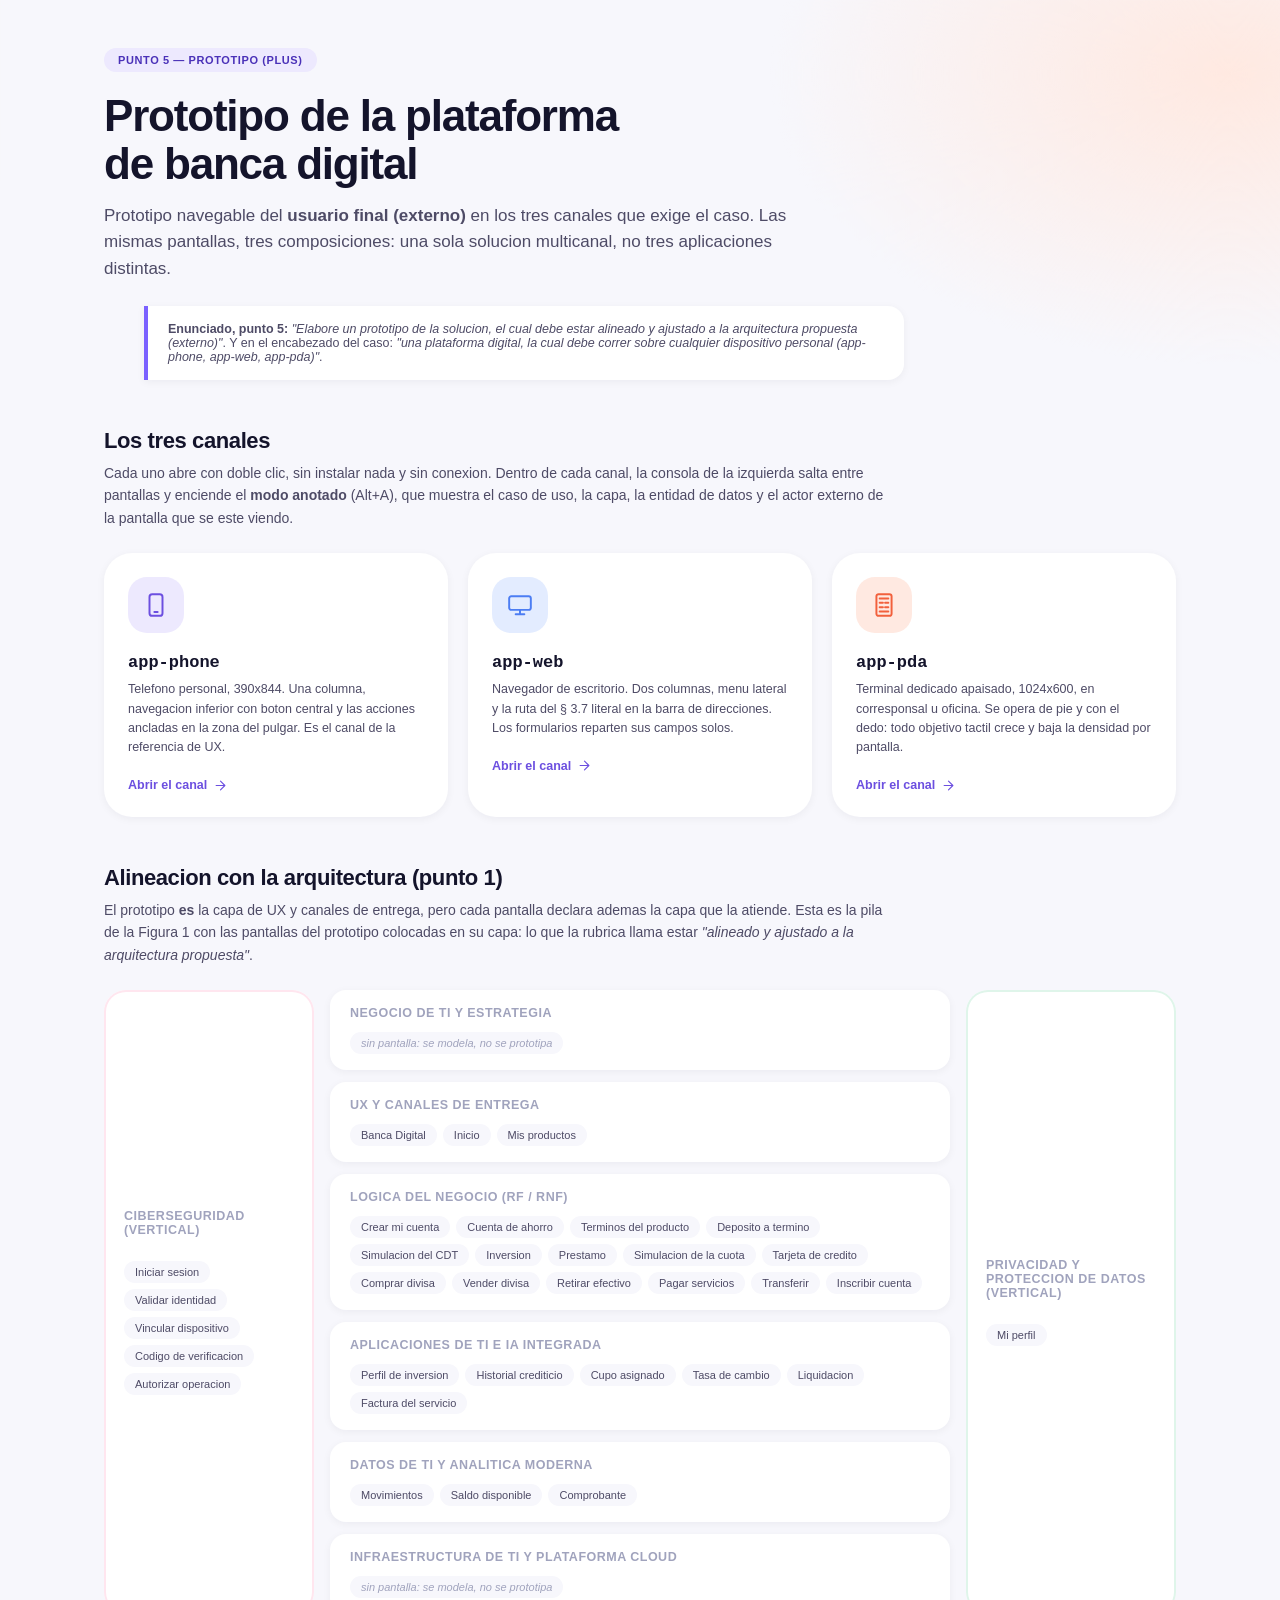
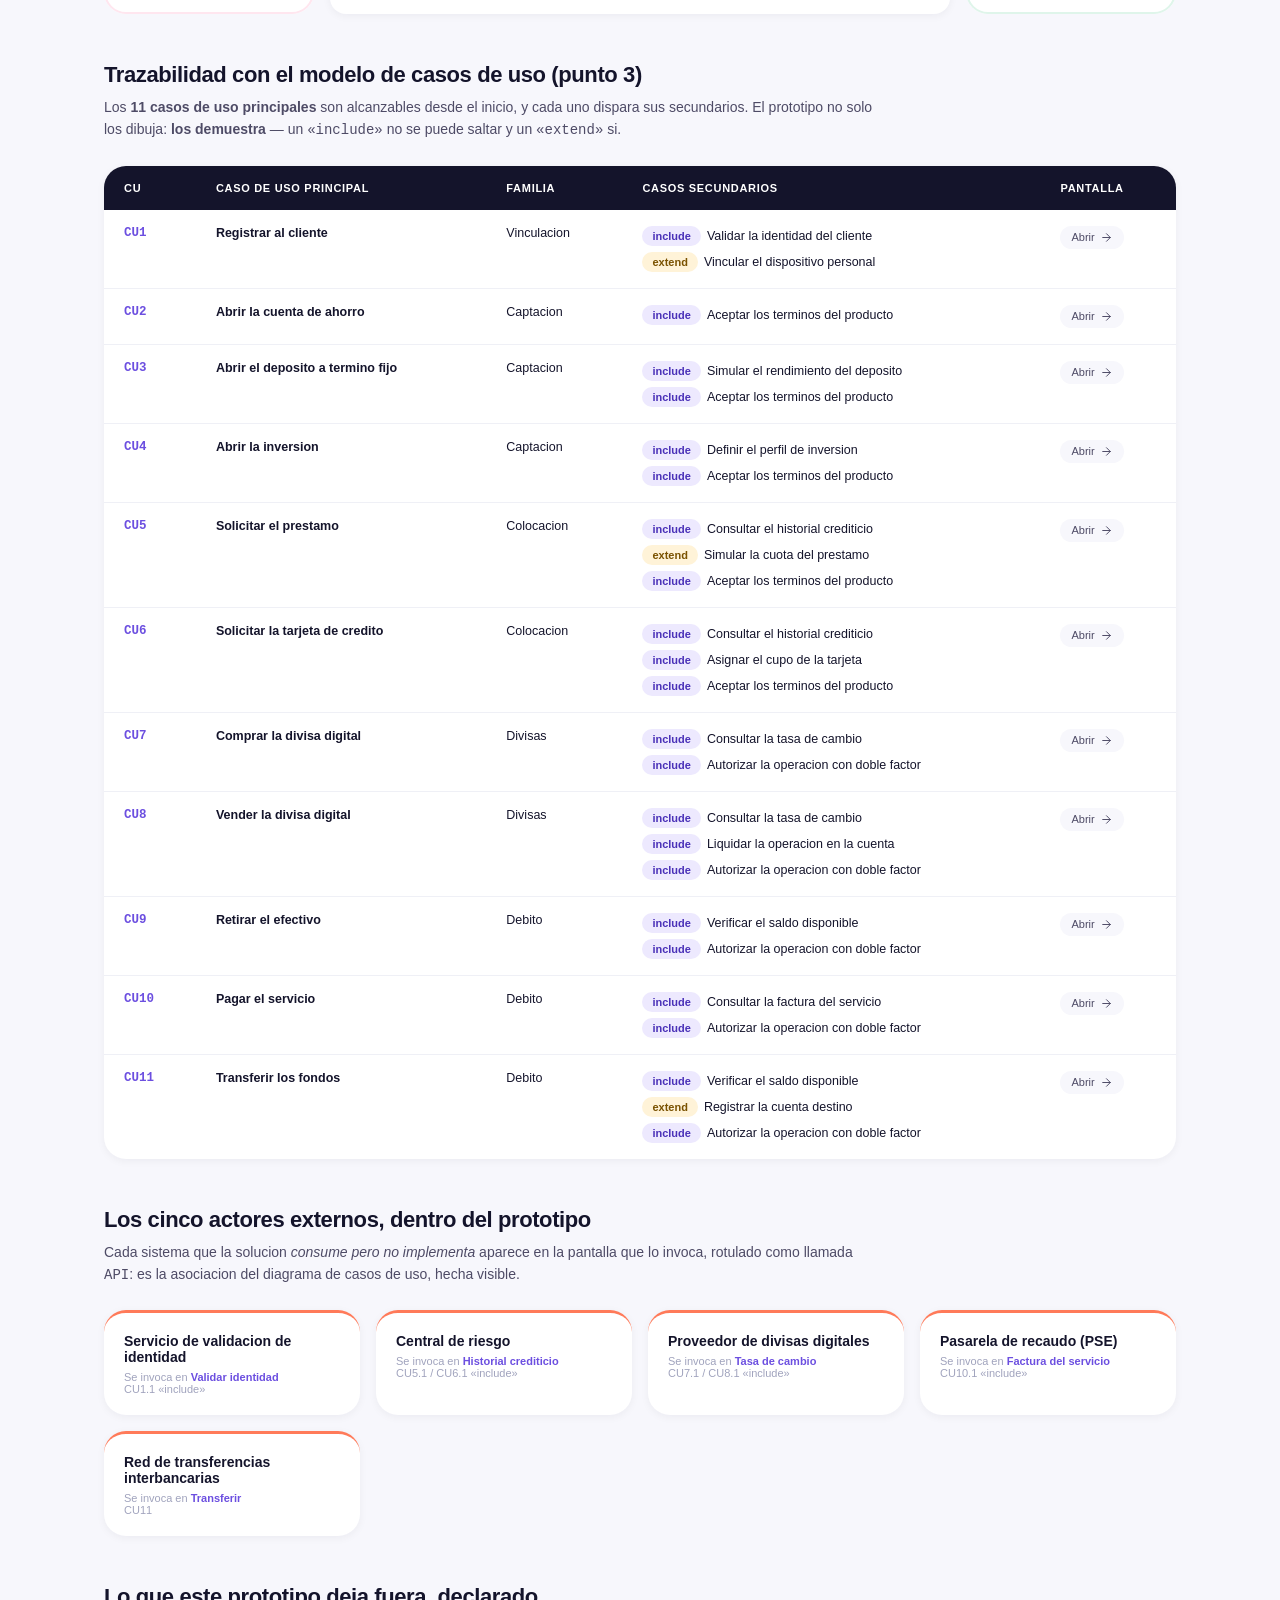
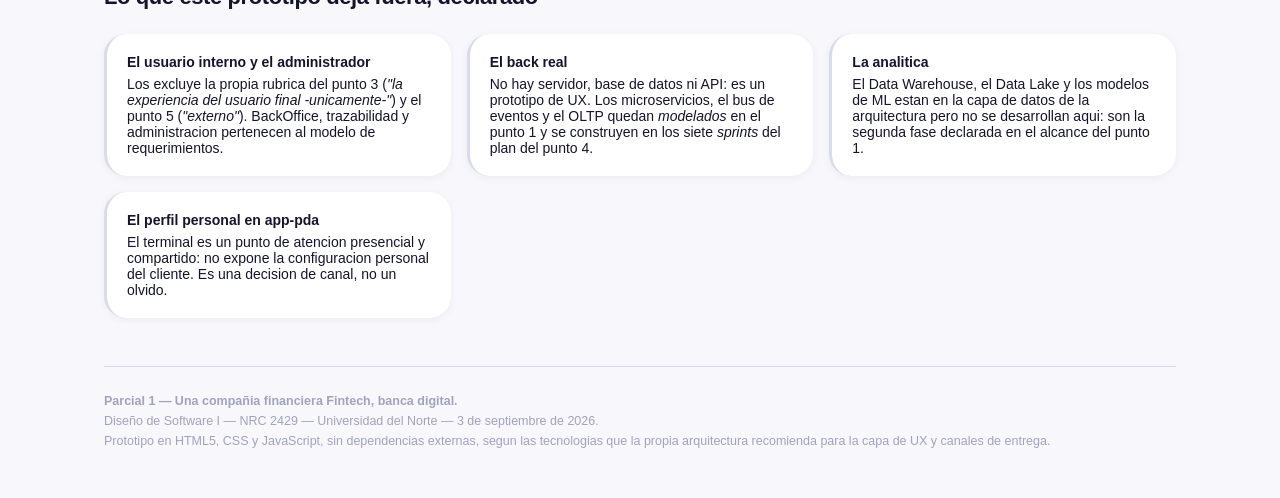
<file: index.html>
<!DOCTYPE html>
<html lang="es">
<head>
  <meta charset="UTF-8">
  <meta name="viewport" content="width=device-width, initial-scale=1">
  <title>Prototipo de la solucion — Banca Digital</title>
  <!--
    PORTADA del prototipo (punto 5 del parcial).
    Las tres tablas de trazabilidad NO estan escritas a mano: se generan del
    mismo registro que dibuja las pantallas (pantallas.js y datos.js). Si una
    pantalla cambia de capa o de caso de uso, el mapa cambia con ella y no
    puede mentir.
  -->
  <link rel="stylesheet" href="css/tokens.css">
  <link rel="stylesheet" href="css/base.css">
  <link rel="stylesheet" href="css/componentes.css">
  <link rel="stylesheet" href="css/portada.css">
</head>
<body class="portada">
<div class="hoja">

  <header class="hero">
    <span class="hero__sello">Punto 5 — Prototipo (Plus)</span>
    <h1 class="hero__titulo">Prototipo de la plataforma<br>de banca digital</h1>
    <p class="hero__bajada">
      Prototipo navegable del <strong>usuario final (externo)</strong> en los tres canales que
      exige el caso. Las mismas pantallas, tres composiciones: una sola solucion multicanal,
      no tres aplicaciones distintas.
    </p>
    <blockquote class="hero__cita">
      <strong>Enunciado, punto 5:</strong> <em>"Elabore un prototipo de la solucion, el cual
      debe estar alineado y ajustado a la arquitectura propuesta (externo)"</em>. Y en el
      encabezado del caso: <em>"una plataforma digital, la cual debe correr sobre cualquier
      dispositivo personal (app-phone, app-web, app-pda)"</em>.
    </blockquote>
  </header>

  <section class="bloque-portada">
    <h2 class="bloque-portada__titulo">Los tres canales</h2>
    <p class="bloque-portada__nota">
      Cada uno abre con doble clic, sin instalar nada y sin conexion. Dentro de cada canal, la
      consola de la izquierda salta entre pantallas y enciende el <strong>modo anotado</strong>
      (Alt+A), que muestra el caso de uso, la capa, la entidad de datos y el actor externo de
      la pantalla que se este viendo.
    </p>
    <div class="bloque-portada__cuerpo">
      <div class="canales" id="canales"></div>
    </div>
  </section>

  <section class="bloque-portada">
    <h2 class="bloque-portada__titulo">Alineacion con la arquitectura (punto 1)</h2>
    <p class="bloque-portada__nota">
      El prototipo <strong>es</strong> la capa de UX y canales de entrega, pero cada pantalla
      declara ademas la capa que la atiende. Esta es la pila de la Figura 1 con las pantallas
      del prototipo colocadas en su capa: lo que la rubrica llama estar
      <em>"alineado y ajustado a la arquitectura propuesta"</em>.
    </p>
    <div class="bloque-portada__cuerpo">
      <div class="capas" id="capas"></div>
    </div>
  </section>

  <section class="bloque-portada">
    <h2 class="bloque-portada__titulo">Trazabilidad con el modelo de casos de uso (punto 3)</h2>
    <p class="bloque-portada__nota">
      Los <strong>11 casos de uso principales</strong> son alcanzables desde el inicio, y cada
      uno dispara sus secundarios. El prototipo no solo los dibuja: <strong>los demuestra</strong>
      &mdash; un <code>«include»</code> no se puede saltar y un <code>«extend»</code> si.
    </p>
    <div class="bloque-portada__cuerpo">
      <div class="tabla-envoltura">
        <table class="trazas">
          <thead>
            <tr>
              <th>CU</th><th>Caso de uso principal</th><th>Familia</th>
              <th>Casos secundarios</th><th>Pantalla</th>
            </tr>
          </thead>
          <tbody id="tabla-casos"></tbody>
        </table>
      </div>
    </div>
  </section>

  <section class="bloque-portada">
    <h2 class="bloque-portada__titulo">Los cinco actores externos, dentro del prototipo</h2>
    <p class="bloque-portada__nota">
      Cada sistema que la solucion <em>consume pero no implementa</em> aparece en la pantalla
      que lo invoca, rotulado como llamada <code>API</code>: es la asociacion del diagrama de
      casos de uso, hecha visible.
    </p>
    <div class="bloque-portada__cuerpo">
      <div class="externos" id="externos"></div>
    </div>
  </section>

  <section class="bloque-portada">
    <h2 class="bloque-portada__titulo">Lo que este prototipo deja fuera, declarado</h2>
    <div class="bloque-portada__cuerpo">
      <div class="fuera">
        <div class="fuera__item">
          <strong>El usuario interno y el administrador</strong>
          Los excluye la propia rubrica del punto 3 (<em>"la experiencia del usuario final
          -unicamente-"</em>) y el punto 5 (<em>"externo"</em>). BackOffice, trazabilidad y
          administracion pertenecen al modelo de requerimientos.
        </div>
        <div class="fuera__item">
          <strong>El back real</strong>
          No hay servidor, base de datos ni API: es un prototipo de UX. Los microservicios,
          el bus de eventos y el OLTP quedan <em>modelados</em> en el punto 1 y se construyen
          en los siete <em>sprints</em> del plan del punto 4.
        </div>
        <div class="fuera__item">
          <strong>La analitica</strong>
          El Data Warehouse, el Data Lake y los modelos de ML estan en la capa de datos de la
          arquitectura pero no se desarrollan aqui: son la segunda fase declarada en el
          alcance del punto 1.
        </div>
        <div class="fuera__item">
          <strong>El perfil personal en app-pda</strong>
          El terminal es un punto de atencion presencial y compartido: no expone la
          configuracion personal del cliente. Es una decision de canal, no un olvido.
        </div>
      </div>
    </div>
  </section>

  <footer class="pie-portada">
    <strong>Parcial 1 &mdash; Una compañia financiera Fintech, banca digital.</strong><br>
    Diseño de Software I &mdash; NRC 2429 &mdash; Universidad del Norte &mdash; 3 de septiembre de 2026.<br>
    Prototipo en HTML5, CSS y JavaScript, sin dependencias externas, segun las tecnologias que
    la propia arquitectura recomienda para la capa de UX y canales de entrega.
  </footer>

</div>

<script src="js/datos.js"></script>
<script src="js/pantallas.js"></script>
<script>
  /* ------------------------------------------------------------ Canales -- */
  const CANALES = [
    { archivo: 'app-phone.html', icono: 'telefono', nombre: 'app-phone', tono: 'morado',
      que: 'Telefono personal, 390x844. Una columna, navegacion inferior con boton central y las acciones ancladas en la zona del pulgar. Es el canal de la referencia de UX.' },
    { archivo: 'app-web.html', icono: 'monitor', nombre: 'app-web', tono: 'azul',
      que: 'Navegador de escritorio. Dos columnas, menu lateral y la ruta del &sect; 3.7 literal en la barra de direcciones. Los formularios reparten sus campos solos.' },
    { archivo: 'app-pda.html', icono: 'terminal', nombre: 'app-pda', tono: 'naranja',
      que: 'Terminal dedicado apaisado, 1024x600, en corresponsal u oficina. Se opera de pie y con el dedo: todo objetivo tactil crece y baja la densidad por pantalla.' }
  ];

  document.getElementById('canales').innerHTML = CANALES.map(c => `
    <a class="canal-tarjeta" href="${c.archivo}">
      <span class="canal-tarjeta__icono tono--${c.tono}">${ico(c.icono, 26)}</span>
      <div class="canal-tarjeta__nombre">${c.nombre}</div>
      <p class="canal-tarjeta__que">${c.que}</p>
      <span class="canal-tarjeta__abrir">Abrir el canal ${ico('flecha', 15)}</span>
    </a>`).join('');

  /* -------------------------------------------------------------- Capas -- */
  /* Se agrupan las pantallas por la capa que cada una DECLARA. El mapa sale
     del registro, no de una lista paralela que podria desactualizarse. */
  const porCapa = {};
  Object.keys(PANTALLAS).forEach(function (id) {
    const p = PANTALLAS[id];
    (porCapa[p.capa] = porCapa[p.capa] || []).push({ id: id, titulo: p.titulo });
  });

  function pastillas(clave) {
    const lista = porCapa[clave];
    if (!lista) { return '<span class="pastilla pastilla--vacia">sin pantalla: se modela, no se prototipa</span>'; }
    return lista.map(p => `<a class="pastilla" href="app-phone.html#${p.id}">${p.titulo}</a>`).join('');
  }

  const PILA = ['negocio', 'ux', 'logica', 'apps', 'datos', 'infra'];
  document.getElementById('capas').innerHTML = `
    <div class="capa-vertical">
      <div class="capa__nombre">${CAPAS.ciber}</div>
      <div class="capa__pantallas">${pastillas('ciber')}</div>
    </div>
    <div class="capa-pila">
      ${PILA.map(k => `
        <div class="capa">
          <div class="capa__nombre">${CAPAS[k]}</div>
          <div class="capa__pantallas">${pastillas(k)}</div>
        </div>`).join('')}
    </div>
    <div class="capa-vertical capa-vertical--privacidad">
      <div class="capa__nombre">${CAPAS.privacidad}</div>
      <div class="capa__pantallas">${pastillas('privacidad')}</div>
    </div>`;

  /* ------------------------------------------------------ Casos de uso --- */
  document.getElementById('tabla-casos').innerHTML = CASOS.map(c => `
    <tr>
      <td class="celda-cu">${c.id}</td>
      <td><strong>${c.nombre}</strong></td>
      <td>${c.familia}</td>
      <td>
        <span class="celda-secundarios">
          ${c.secundarios.map(s => `
            <span><span class="etiqueta etiqueta--${s.e}">${s.e}</span> ${s.n}</span>`).join('')}
        </span>
      </td>
      <td><a class="pastilla" href="app-phone.html#${c.pantalla}">Abrir ${ico('flecha', 13)}</a></td>
    </tr>`).join('');

  /* --------------------------------------------------- Actores externos -- */
  /* Cada actor se empareja con la pantalla que lo invoca, leida del registro. */
  const invocaciones = {};
  Object.keys(PANTALLAS).forEach(function (id) {
    const p = PANTALLAS[id];
    if (p.externo) { invocaciones[p.externo] = { id: id, titulo: p.titulo, caso: p.caso }; }
  });

  document.getElementById('externos').innerHTML = Object.keys(ACTORES_EXTERNOS).map(function (k) {
    const inv = invocaciones[k];
    return `
      <div class="externo">
        <div class="externo__nombre">${ACTORES_EXTERNOS[k]}</div>
        <div class="externo__donde">
          ${inv ? `Se invoca en <a class="acento fuerte" href="app-phone.html#${inv.id}">${inv.titulo}</a><br>${inv.caso}`
                : 'Sin pantalla que lo invoque'}
        </div>
      </div>`;
  }).join('');
</script>
</body>
</html>
</file>
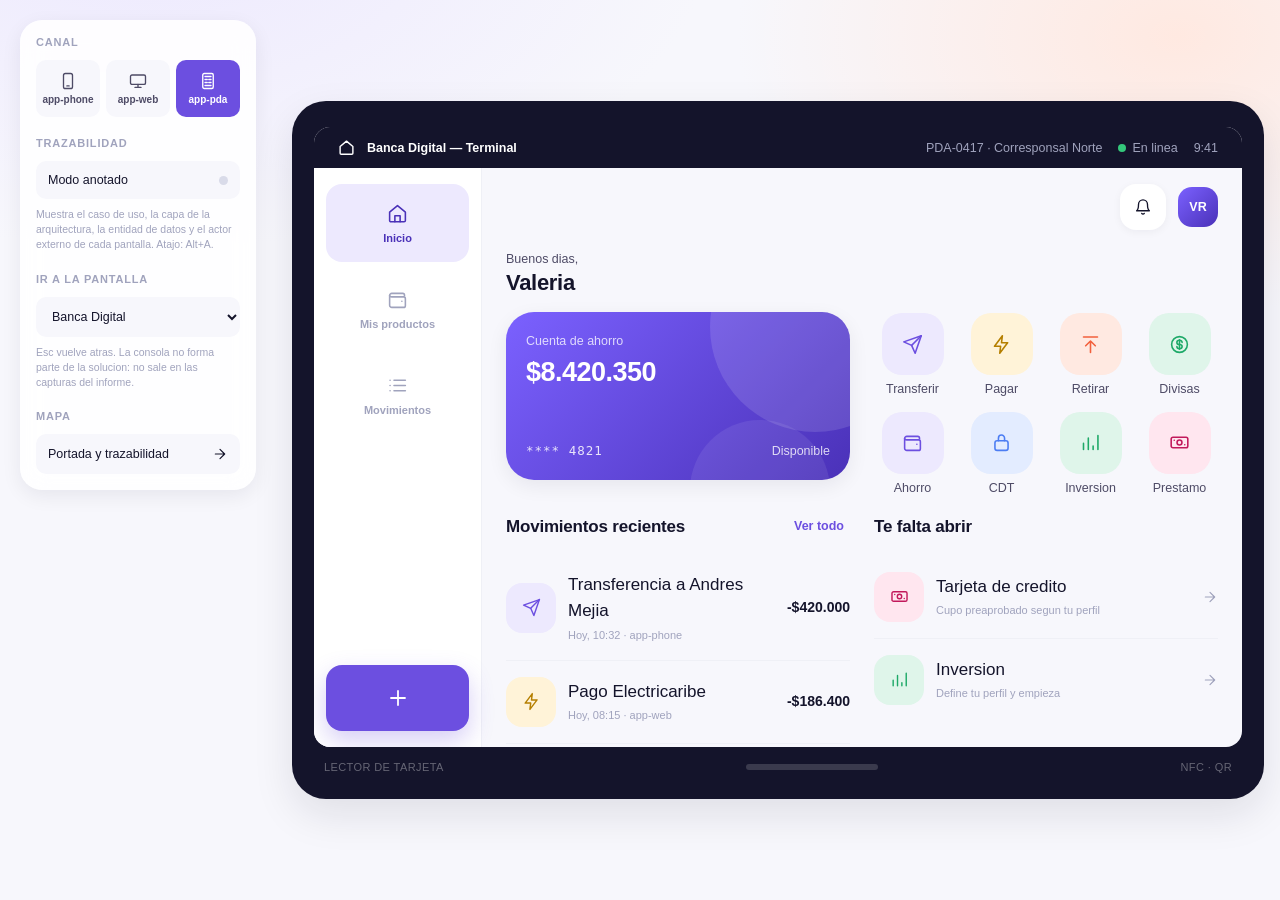
<file: app-pda.html>
<!DOCTYPE html>
<html lang="es">
<head>
  <meta charset="UTF-8">
  <meta name="viewport" content="width=device-width, initial-scale=1">
  <title>app-pda — Banca Digital</title>
  <!--
    CANAL 3 de 3 — app-pda.
    SHELL: ni una pantalla propia. Terminal dedicado apaisado (corresponsal u
    oficina), operado de pie y con el dedo. Lo unico propio es canal-pda.css,
    que agranda todo objetivo tactil y reparte el contenido en dos columnas.
  -->
  <link rel="stylesheet" href="css/tokens.css">
  <link rel="stylesheet" href="css/base.css">
  <link rel="stylesheet" href="css/componentes.css">
  <link rel="stylesheet" href="css/canal-pda.css">
</head>
<body class="escritorio">

  <aside class="consola" id="consola"></aside>

  <main class="dispositivo dispositivo--pda" data-canal="pda" data-inicio="inicio">
    <div class="lienzo">

      <div class="pda-barra">
        <span class="pda-barra__marca">
          <svg width="17" height="17" viewBox="0 0 24 24" fill="none" stroke="currentColor" stroke-width="2" stroke-linecap="round" stroke-linejoin="round"><path d="M3 10.5 12 3l9 7.5V20a1.5 1.5 0 0 1-1.5 1.5h-15A1.5 1.5 0 0 1 3 20z"/></svg>
          Banca Digital — Terminal
        </span>
        <span class="pda-barra__estado">
          <span class="pda-barra__punto">PDA-0417 · Corresponsal Norte</span>
          <span class="pda-barra__punto"><span class="pda-barra__led"></span> En linea</span>
          <span class="pda-barra__punto">9:41</span>
        </span>
      </div>

      <div class="pda-marco">
        <nav class="nav nav--pda" id="nav"></nav>
        <section class="pda-principal">
          <header class="cabecera" id="cabecera"></header>
          <div class="cuerpo scroll" id="cuerpo"></div>
        </section>
      </div>

    </div>
    <div class="pda-pie">
      <span>LECTOR DE TARJETA</span>
      <span class="pda-pie__ranura"></span>
      <span>NFC · QR</span>
    </div>
  </main>

  <script src="js/datos.js"></script>
  <script src="js/pantallas.js"></script>
  <script src="js/navegacion.js"></script>
  <script>
    // El terminal lleva la accion principal al pie del riel, donde el dedo la
    // alcanza sin cruzar la pantalla.
    document.addEventListener('DOMContentLoaded', function () {
      montarNavegacion('nav', true);
      montarConsola('pda');
    });
  </script>
</body>
</html>
</file>
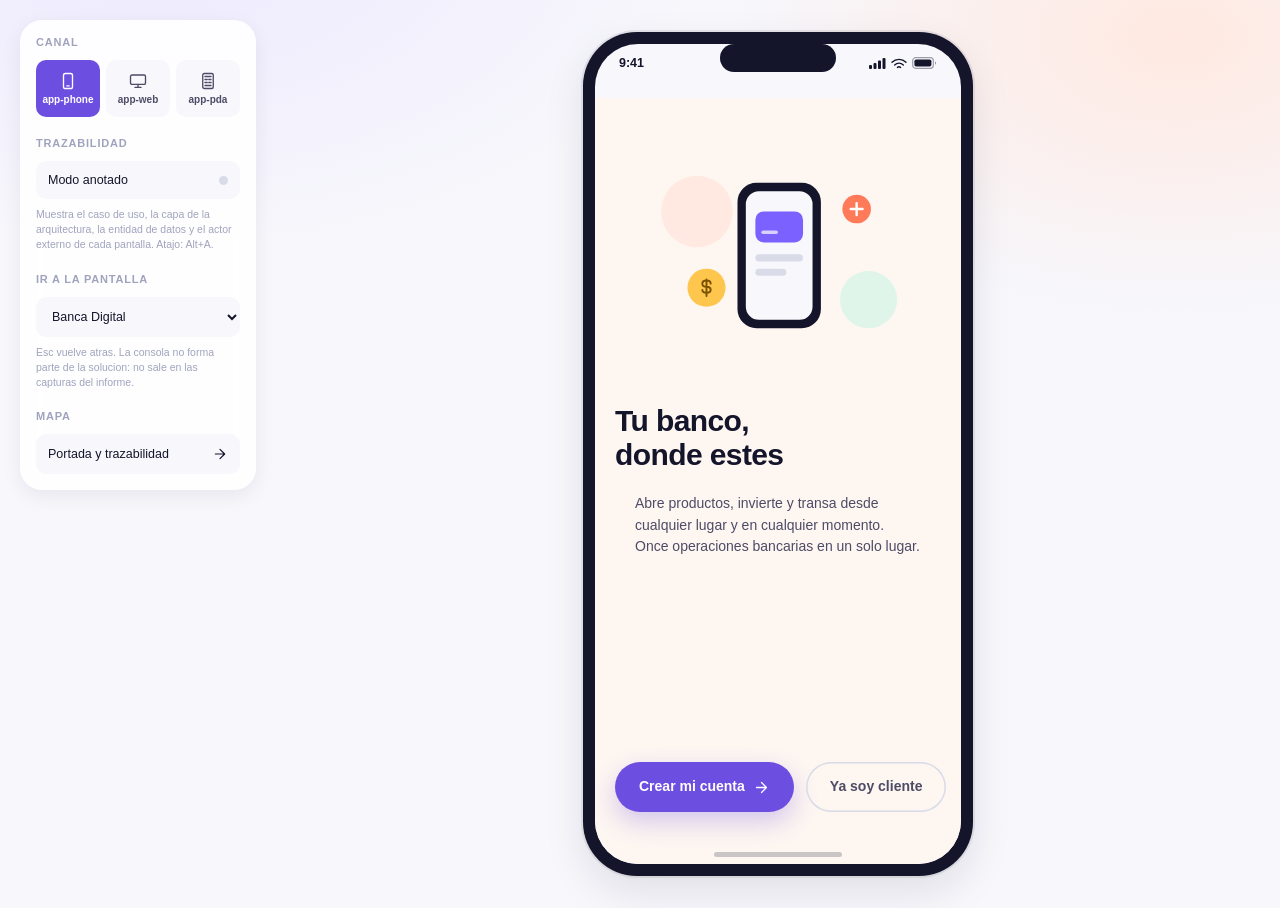
<file: app-phone.html>
<!DOCTYPE html>
<html lang="es">
<head>
  <meta charset="UTF-8">
  <meta name="viewport" content="width=device-width, initial-scale=1">
  <title>app-phone — Banca Digital</title>
  <!--
    CANAL 1 de 3 — app-phone.
    Este archivo es un SHELL: no contiene ni una pantalla. Declara el marco del
    dispositivo y carga el mismo motor y el mismo registro de pantallas que los
    otros dos canales. Lo unico propio es canal-phone.css.
  -->
  <link rel="stylesheet" href="css/tokens.css">
  <link rel="stylesheet" href="css/base.css">
  <link rel="stylesheet" href="css/componentes.css">
  <link rel="stylesheet" href="css/canal-phone.css">
</head>
<body class="escritorio">

  <aside class="consola" id="consola"></aside>

  <main class="dispositivo dispositivo--phone" data-canal="phone" data-inicio="bienvenida">
    <div class="muesca"></div>
    <div class="lienzo">

      <div class="estado-barra">
        <span>9:41</span>
        <span class="estado-barra__iconos">
          <svg width="17" height="11" viewBox="0 0 17 11" fill="currentColor"><rect x="0" y="7" width="3" height="4" rx="1"/><rect x="4.5" y="5" width="3" height="6" rx="1"/><rect x="9" y="2.5" width="3" height="8.5" rx="1"/><rect x="13.5" y="0" width="3" height="11" rx="1"/></svg>
          <svg width="16" height="11" viewBox="0 0 16 11" fill="none" stroke="currentColor" stroke-width="1.4" stroke-linecap="round"><path d="M1 4.2a10 10 0 0 1 14 0"/><path d="M3.7 6.9a6.2 6.2 0 0 1 8.6 0"/><path d="M6.4 9.4a2.4 2.4 0 0 1 3.2 0"/></svg>
          <svg width="25" height="12" viewBox="0 0 25 12" fill="none"><rect x=".7" y=".7" width="20.6" height="10.6" rx="3" stroke="currentColor" stroke-opacity=".4" stroke-width="1.2"/><rect x="2.4" y="2.4" width="17" height="7.2" rx="1.8" fill="currentColor"/><path d="M23 4.2v3.6a2 2 0 0 0 0-3.6z" fill="currentColor" fill-opacity=".4"/></svg>
        </span>
      </div>

      <header class="cabecera" id="cabecera"></header>
      <div class="cuerpo scroll" id="cuerpo"></div>
      <nav class="nav nav--phone" id="nav"></nav>

      <div class="barra-inferior"></div>
    </div>
  </main>

  <script src="js/datos.js"></script>
  <script src="js/pantallas.js"></script>
  <script src="js/navegacion.js"></script>
  <script>
    // El telefono lleva boton central: es el patron de la referencia de UX.
    document.addEventListener('DOMContentLoaded', function () {
      montarNavegacion('nav', true);
      montarConsola('phone');
    });
  </script>
</body>
</html>
</file>
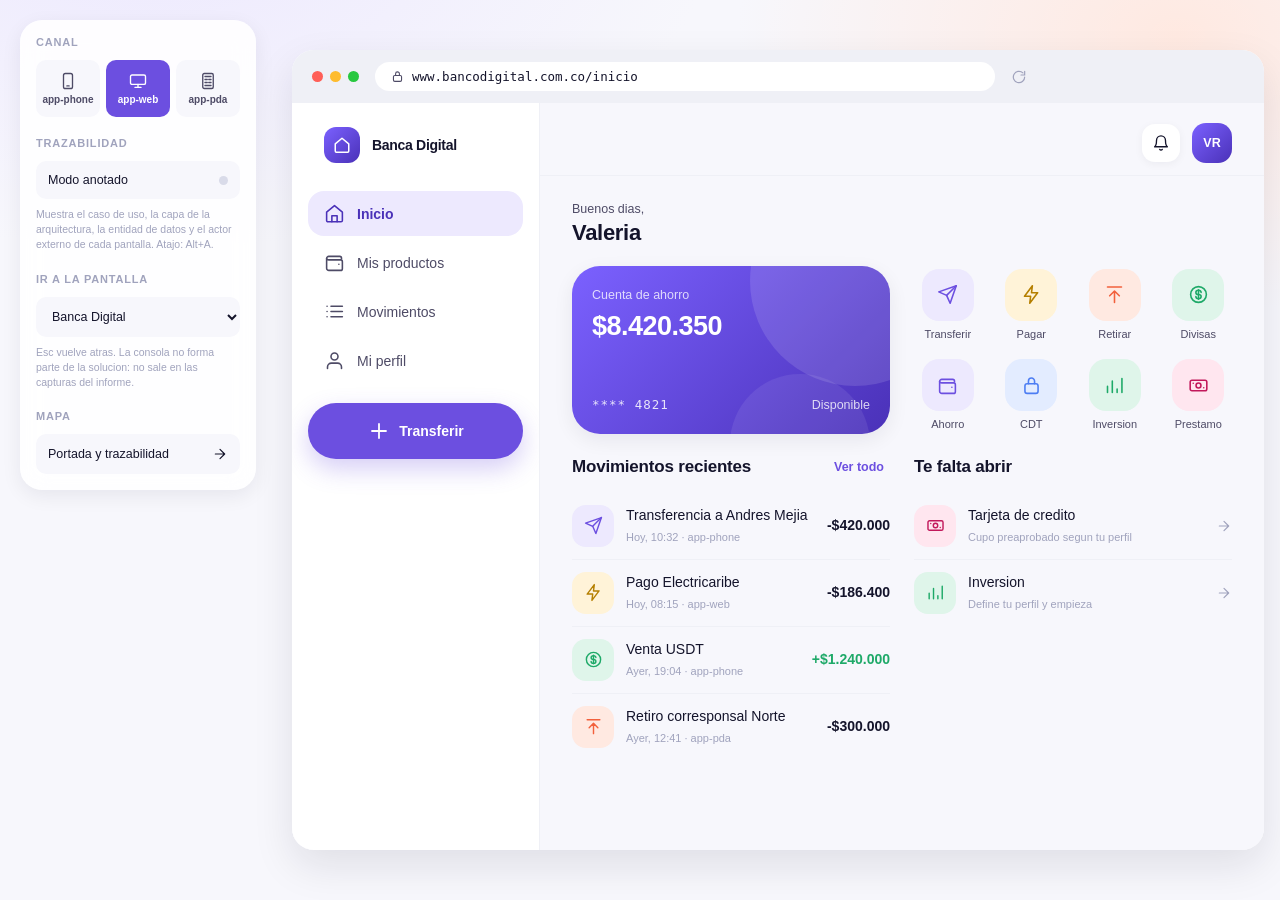
<file: app-web.html>
<!DOCTYPE html>
<html lang="es">
<head>
  <meta charset="UTF-8">
  <meta name="viewport" content="width=device-width, initial-scale=1">
  <title>app-web — Banca Digital</title>
  <!--
    CANAL 2 de 3 — app-web.
    SHELL: ni una pantalla propia. Carga el mismo motor y el mismo registro que
    app-phone y app-pda; lo unico propio es canal-web.css.
    La barra de direcciones muestra la RUTA que declara el § 3.7 del punto 3:
    es el compromiso con la implementacion, no una etiqueta decorativa.
  -->
  <link rel="stylesheet" href="css/tokens.css">
  <link rel="stylesheet" href="css/base.css">
  <link rel="stylesheet" href="css/componentes.css">
  <link rel="stylesheet" href="css/canal-web.css">
</head>
<body class="escritorio">

  <aside class="consola" id="consola"></aside>

  <main class="dispositivo dispositivo--web" data-canal="web" data-inicio="inicio">

    <div class="cromo">
      <span class="cromo__puntos">
        <span class="cromo__punto"></span><span class="cromo__punto"></span><span class="cromo__punto"></span>
      </span>
      <span class="cromo__url">
        <svg width="13" height="13" viewBox="0 0 24 24" fill="none" stroke="currentColor" stroke-width="2" stroke-linecap="round"><rect x="4.5" y="10" width="15" height="11" rx="2.5"/><path d="M8.5 10V7a3.5 3.5 0 0 1 7 0v3"/></svg>
        <span class="mono" id="ruta">www.bancodigital.com.co</span>
      </span>
      <span class="cromo__acciones">
        <svg width="16" height="16" viewBox="0 0 24 24" fill="none" stroke="currentColor" stroke-width="1.8" stroke-linecap="round"><path d="M20.5 12a8.5 8.5 0 1 1-2.6-6.1"/><path d="M20.5 3.5V9h-5.5"/></svg>
      </span>
    </div>

    <div class="web-marco">

      <nav class="nav nav--web">
        <div class="marca-web">
          <span class="marca-web__logo">
            <svg width="18" height="18" viewBox="0 0 24 24" fill="none" stroke="currentColor" stroke-width="2" stroke-linecap="round" stroke-linejoin="round"><path d="M3 10.5 12 3l9 7.5V20a1.5 1.5 0 0 1-1.5 1.5h-15A1.5 1.5 0 0 1 3 20z"/></svg>
          </span>
          <span class="marca-web__texto">Banca Digital</span>
        </div>
        <div class="nav__lista" id="nav"></div>
      </nav>

      <section class="web-principal">
        <header class="cabecera" id="cabecera"></header>
        <div class="cuerpo scroll" id="cuerpo"></div>
      </section>

    </div>
  </main>

  <script src="js/datos.js"></script>
  <script src="js/pantallas.js"></script>
  <script src="js/navegacion.js"></script>
  <script>
    // En escritorio la accion principal es un item mas del menu lateral, no un
    // boton flotante: el pulgar no manda aqui.
    document.addEventListener('DOMContentLoaded', function () {
      montarNavegacion('nav', true);
      montarConsola('web');
    });
  </script>
</body>
</html>
</file>
<file: css/tokens.css>
/* ============================================================================
   tokens.css — Design tokens del prototipo de banca digital.
   ES LA UNICA FUENTE de color, tipografia, espaciado, radio y sombra.
   Ningun otro archivo escribe un valor literal de estos (convenciones.md).
   La paleta se calca de referencia-ux\Hybrid Mobile UI_ Mallet Toolkit.jpeg.
   ============================================================================ */

:root {
  /* ---- Color: acento principal (el morado de la referencia) ---- */
  --morado-700: #4A31B8;
  --morado-600: #6C4FE0;
  --morado-500: #7B61FF;
  --morado-300: #B9A8FF;
  --morado-100: #EDE9FE;
  --morado-050: #F6F3FF;

  /* ---- Color: acentos de apoyo ---- */
  --naranja-600: #F2603C;
  --naranja-500: #FF7A59;
  --naranja-100: #FFE9E1;

  --menta-600: #1EA968;
  --menta-500: #34C77B;
  --menta-100: #DFF5EA;

  --amarillo-500: #FFC64D;
  --amarillo-100: #FFF3D8;

  --azul-500: #4C7DF3;
  --azul-100: #E3ECFF;

  --rosa-500: #F2789F;
  --rosa-100: #FFE6EF;

  /* ---- Color: tinta (texto) y superficies ---- */
  --tinta-900: #14142B;
  --tinta-700: #262445;
  --tinta-600: #4E4B66;
  --tinta-400: #A0A3BD;
  --tinta-200: #D9DBE9;
  --linea: #EFF0F6;
  --papel: #FFFFFF;
  --fondo: #F7F7FC;
  --fondo-hueso: #FDF6F1;           /* el crema de las pantallas de onboarding */

  /* ---- Color: semantico ---- */
  --exito: var(--menta-600);
  --alerta: var(--amarillo-500);
  --error: #E2504C;
  --error-100: #FDE8E7;

  /* ---- Gradientes de las tarjetas de producto ---- */
  --grad-morado: linear-gradient(135deg, #7B61FF 0%, #4A31B8 100%);
  --grad-noche: linear-gradient(135deg, #262445 0%, #14142B 100%);
  --grad-naranja: linear-gradient(135deg, #FF9A6C 0%, #F2603C 100%);
  --grad-menta: linear-gradient(135deg, #4FDC97 0%, #1EA968 100%);

  /* ---- Tipografia ---- */
  --fuente: "Segoe UI Variable Display", "Segoe UI", -apple-system,
            BlinkMacSystemFont, Roboto, "Helvetica Neue", Arial, sans-serif;
  --fuente-mono: "Cascadia Mono", "Consolas", "SF Mono", Menlo, monospace;

  --txt-display: 30px;
  --txt-titulo: 22px;
  --txt-seccion: 17px;
  --txt-cuerpo: 14px;
  --txt-menor: 12.5px;
  --txt-micro: 11px;

  --peso-normal: 400;
  --peso-medio: 500;
  --peso-fuerte: 600;
  --peso-negro: 700;

  /* ---- Espaciado (escala de 4) ---- */
  --e-1: 4px;
  --e-2: 8px;
  --e-3: 12px;
  --e-4: 16px;
  --e-5: 20px;
  --e-6: 24px;
  --e-8: 32px;
  --e-10: 40px;
  --e-12: 48px;

  /* ---- Radios: la esquina muy redondeada es la firma de la referencia ---- */
  --radio-sm: 10px;
  --radio-md: 16px;
  --radio-lg: 22px;
  --radio-xl: 28px;
  --radio-pill: 999px;

  /* ---- Sombras: suaves y frias, nunca negras puras ---- */
  --sombra-sm: 0 2px 8px rgba(20, 20, 43, .05);
  --sombra-md: 0 6px 20px rgba(20, 20, 43, .07);
  --sombra-lg: 0 16px 40px rgba(20, 20, 43, .10);
  --sombra-acento: 0 10px 24px rgba(108, 79, 224, .28);

  /* ---- Transiciones ---- */
  --paso: 180ms cubic-bezier(.2, .8, .2, 1);

  --alto-cinta: 0px;                /* lo publica navegacion.js al medir la cinta */

  /* ---- Medidas de los canales ---- */
  --phone-ancho: 390px;
  --phone-alto: 844px;
  --pda-ancho: 1024px;
  --pda-alto: 620px;
}
</file>
<file: css/base.css>
/* ============================================================================
   base.css — Reset, tipografia base y utilidades.
   Se carga despues de tokens.css y antes de componentes.css.
   ============================================================================ */

*, *::before, *::after { box-sizing: border-box; }

html, body {
  margin: 0;
  padding: 0;
  font-family: var(--fuente);
  font-size: var(--txt-cuerpo);
  color: var(--tinta-900);
  background: var(--fondo);
  -webkit-font-smoothing: antialiased;
  text-rendering: optimizeLegibility;
}

body.escritorio {
  min-height: 100vh;
  display: flex;
  padding: var(--e-8) var(--e-4);
  overflow: auto;
  background:
    radial-gradient(900px 520px at 12% -8%, var(--morado-100) 0%, transparent 62%),
    radial-gradient(760px 480px at 92% 4%, var(--naranja-100) 0%, transparent 58%),
    var(--fondo);
}

/* El centrado va aqui, con margin auto, y NO con justify/align center en el
   contenedor: con centrado por flex, lo que se desborda queda inaccesible
   porque el scroll no alcanza el borde izquierdo ni el superior. */
body.escritorio > .dispositivo { margin: auto; }

h1, h2, h3, h4, p, figure { margin: 0; }
ul, ol { margin: 0; padding: 0; list-style: none; }
button { font: inherit; color: inherit; border: 0; background: none; cursor: pointer; }
input, select, textarea { font: inherit; color: inherit; }
a { color: inherit; text-decoration: none; }
svg { display: block; }

/* ---- Utilidades tipograficas ---- */
.display   { font-size: var(--txt-display); font-weight: var(--peso-negro); letter-spacing: -.6px; line-height: 1.15; }
.titulo    { font-size: var(--txt-titulo);  font-weight: var(--peso-negro); letter-spacing: -.3px; line-height: 1.25; }
.seccion   { font-size: var(--txt-seccion); font-weight: var(--peso-fuerte); letter-spacing: -.2px; }
.cuerpo    { font-size: var(--txt-cuerpo);  line-height: 1.55; }
.menor     { font-size: var(--txt-menor);   line-height: 1.5; }
.micro     { font-size: var(--txt-micro);   line-height: 1.45; }
.apagado   { color: var(--tinta-600); }
.tenue     { color: var(--tinta-400); }
.acento    { color: var(--morado-600); }
.positivo  { color: var(--menta-600); }
.negativo  { color: var(--error); }
.fuerte    { font-weight: var(--peso-fuerte); }
.negro     { font-weight: var(--peso-negro); }
.mono      { font-family: var(--fuente-mono); }
.centrado  { text-align: center; }

/* ---- Utilidades de caja ---- */
.fila      { display: flex; align-items: center; gap: var(--e-3); }
.fila--sep { justify-content: space-between; }
.fila--alto { align-items: flex-start; }
.columna   { display: flex; flex-direction: column; gap: var(--e-3); }
.crece     { flex: 1; min-width: 0; }
.oculto    { display: none !important; }

/* ---- Scrollbar discreto (se ve en las capturas del informe) ---- */
.scroll { overflow-y: auto; scrollbar-width: thin; scrollbar-color: var(--tinta-200) transparent; }
.scroll::-webkit-scrollbar { width: 6px; }
.scroll::-webkit-scrollbar-thumb { background: var(--tinta-200); border-radius: var(--radio-pill); }
.scroll::-webkit-scrollbar-track { background: transparent; }

/* ---- Animacion de entrada de pantalla ---- */
@keyframes entra {
  from { opacity: 0; transform: translateY(10px); }
  to   { opacity: 1; transform: none; }
}
.anima { animation: entra var(--paso) both; }

@media (prefers-reduced-motion: reduce) {
  .anima { animation: none; }
  * { transition-duration: 1ms !important; }
}

/* ============================================================================
   CHROME DEL PROTOTIPO — NO ES PRODUCTO.
   La consola lateral existe para SUSTENTAR y CAPTURAR: saltar entre canales,
   entre pantallas y encender la trazabilidad. No forma parte de la solucion
   propuesta y no aparece en ninguna captura del informe.
   ============================================================================ */
.consola {
  position: fixed;
  top: var(--e-5);
  left: var(--e-5);
  width: 236px;
  max-height: calc(100vh - var(--e-10));
  background: rgba(255, 255, 255, .88);
  backdrop-filter: blur(14px);
  border-radius: var(--radio-lg);
  box-shadow: var(--sombra-md);
  padding: var(--e-4);
  z-index: 90;
  overflow-y: auto;
  font-size: var(--txt-menor);
}
.consola__titulo {
  font-size: var(--txt-micro);
  font-weight: var(--peso-negro);
  letter-spacing: .8px;
  text-transform: uppercase;
  color: var(--tinta-400);
  margin-bottom: var(--e-3);
}
.consola__grupo { margin-bottom: var(--e-5); }
.consola__grupo:last-child { margin-bottom: 0; }
.consola__canales { display: flex; gap: 6px; }
.consola__canal {
  flex: 1;
  display: flex;
  flex-direction: column;
  align-items: center;
  gap: 4px;
  padding: var(--e-3) 4px;
  border-radius: var(--radio-sm);
  background: var(--fondo);
  color: var(--tinta-600);
  font-size: 10px;
  font-weight: var(--peso-fuerte);
  transition: all var(--paso);
}
.consola__canal:hover { background: var(--morado-050); color: var(--morado-600); }
.consola__canal[aria-current="page"] { background: var(--morado-600); color: #fff; }
.consola__interruptor {
  display: flex;
  align-items: center;
  justify-content: space-between;
  width: 100%;
  padding: var(--e-3);
  border-radius: var(--radio-sm);
  background: var(--fondo);
  font-weight: var(--peso-medio);
}
.consola__interruptor[aria-pressed="true"] { background: var(--tinta-900); color: #fff; }
.consola__led { width: 9px; height: 9px; border-radius: 50%; background: var(--tinta-200); }
.consola__interruptor[aria-pressed="true"] .consola__led { background: var(--menta-500); }
.consola select {
  width: 100%;
  padding: var(--e-3);
  border-radius: var(--radio-sm);
  border: 0;
  background: var(--fondo);
  font-size: var(--txt-menor);
}
.consola__pista { color: var(--tinta-400); font-size: 10.5px; line-height: 1.45; margin-top: var(--e-2); }

/* La consola ocupa su propia calle en vez de flotar encima del dispositivo. */
@media (min-width: 1181px) { body.escritorio:not(.limpio) { padding-left: 292px; } }
@media (max-width: 1180px) { .consola { display: none; } }

/* ?limpio en la URL: sin consola, sin su calle y sobre papel plano, para que
   la captura se funda con la pagina del informe en vez de traer su propio
   fondo degradado recortado en un rectangulo. */
body.limpio .consola { display: none; }
body.escritorio.limpio { background: var(--papel); padding: var(--e-6); }
</file>
<file: css/componentes.css>
/* ============================================================================
   componentes.css — El catalogo de componentes del sistema de diseño.
   Son IDENTICOS en los tres canales: lo que cambia por canal es la COMPOSICION
   (canal-*.css), nunca la pieza. Eso es lo que hace que app-phone, app-web y
   app-pda sean una sola solucion multicanal y no tres aplicaciones distintas.
   ============================================================================ */

/* ---------------------------------------------------------------- Boton --- */
.boton {
  display: inline-flex;
  align-items: center;
  justify-content: center;
  gap: var(--e-2);
  padding: 14px var(--e-6);
  border-radius: var(--radio-pill);
  font-size: var(--txt-cuerpo);
  font-weight: var(--peso-fuerte);
  transition: transform var(--paso), box-shadow var(--paso), background var(--paso);
  white-space: nowrap;
}
.boton:active { transform: translateY(1px) scale(.99); }
.boton--principal {
  background: var(--morado-600);
  color: #fff;
  box-shadow: var(--sombra-acento);
}
.boton--principal:hover { background: var(--morado-500); }
.boton--secundario {
  background: var(--morado-100);
  color: var(--morado-700);
}
.boton--secundario:hover { background: var(--morado-050); }
.boton--fantasma {
  background: transparent;
  color: var(--tinta-600);
  box-shadow: inset 0 0 0 1.5px var(--tinta-200);
}
.boton--fantasma:hover { color: var(--tinta-900); box-shadow: inset 0 0 0 1.5px var(--tinta-400); }
.boton--peligro { background: var(--error-100); color: var(--error); }
.boton--bloque { width: 100%; }
.boton--grande { padding: 18px var(--e-8); font-size: var(--txt-seccion); }
.boton__flecha { font-size: 16px; line-height: 1; }

/* Fila de acciones al pie de una pantalla */
.acciones { display: flex; gap: var(--e-3); }
.acciones .boton { flex: 1; }

/* --------------------------------------------------------------- Tarjeta -- */
.tarjeta {
  background: var(--papel);
  border-radius: var(--radio-lg);
  padding: var(--e-5);
  box-shadow: var(--sombra-sm);
}
.tarjeta--plana { box-shadow: none; background: var(--fondo); }
.tarjeta--contorno { box-shadow: inset 0 0 0 1.5px var(--linea); }
.tarjeta__cabecera { display: flex; align-items: center; justify-content: space-between; margin-bottom: var(--e-4); }
.tarjeta__titulo { font-size: var(--txt-seccion); font-weight: var(--peso-fuerte); }

/* -------------------------------------------------- Tarjeta de producto --- */
/* La tarjeta bancaria con gradiente de la referencia. */
.producto {
  position: relative;
  border-radius: var(--radio-xl);
  padding: var(--e-5);
  color: #fff;
  overflow: hidden;
  box-shadow: var(--sombra-md);
  min-height: 168px;
  display: flex;
  flex-direction: column;
  justify-content: space-between;
}
.producto--morado { background: var(--grad-morado); }
.producto--noche  { background: var(--grad-noche); }
.producto--naranja{ background: var(--grad-naranja); }
.producto--menta  { background: var(--grad-menta); }
.producto::after {
  content: "";
  position: absolute;
  width: 210px; height: 210px;
  right: -70px; top: -90px;
  border-radius: 50%;
  background: rgba(255, 255, 255, .12);
}
.producto::before {
  content: "";
  position: absolute;
  width: 140px; height: 140px;
  right: 20px; bottom: -80px;
  border-radius: 50%;
  background: rgba(255, 255, 255, .08);
}
.producto__etiqueta { font-size: var(--txt-menor); opacity: .78; position: relative; z-index: 1; }
.producto__saldo { font-size: 27px; font-weight: var(--peso-negro); letter-spacing: -.5px; position: relative; z-index: 1; }
.producto__pie { display: flex; align-items: flex-end; justify-content: space-between; position: relative; z-index: 1; }
.producto__numero { font-family: var(--fuente-mono); font-size: var(--txt-menor); opacity: .85; letter-spacing: 1px; }

/* ------------------------------------------------------ Campos de entrada -- */
.campo { display: block; margin-bottom: var(--e-4); }
.campo__etiqueta {
  display: block;
  font-size: var(--txt-menor);
  font-weight: var(--peso-medio);
  color: var(--tinta-600);
  margin-bottom: var(--e-2);
}
.campo__caja {
  display: flex;
  align-items: center;
  gap: var(--e-3);
  background: var(--papel);
  border-radius: var(--radio-md);
  padding: 14px var(--e-4);
  box-shadow: inset 0 0 0 1.5px var(--linea);
  transition: box-shadow var(--paso);
}
.campo__caja:focus-within { box-shadow: inset 0 0 0 1.5px var(--morado-500); }
.campo__caja input,
.campo__caja select {
  flex: 1;
  min-width: 0;
  border: 0;
  outline: none;
  background: transparent;
  font-size: var(--txt-cuerpo);
}
.campo__caja input::placeholder { color: var(--tinta-400); }
.campo__pista { display: block; margin-top: 6px; font-size: var(--txt-micro); color: var(--tinta-400); }
.campo--monto .campo__caja { padding: var(--e-4); }
.campo--monto input { font-size: var(--txt-titulo); font-weight: var(--peso-negro); letter-spacing: -.4px; }
.campo__moneda { font-size: var(--txt-titulo); font-weight: var(--peso-negro); color: var(--tinta-400); }

/* Opciones tipo segmented control (plazo, perfil, tipo de cuenta) */
.opciones { display: flex; gap: var(--e-2); flex-wrap: wrap; }
.opcion {
  flex: 1;
  min-width: 92px;
  text-align: center;
  padding: var(--e-3) var(--e-3);
  border-radius: var(--radio-md);
  background: var(--papel);
  box-shadow: inset 0 0 0 1.5px var(--linea);
  font-size: var(--txt-menor);
  font-weight: var(--peso-medio);
  color: var(--tinta-600);
  transition: all var(--paso);
}
.opcion:hover { box-shadow: inset 0 0 0 1.5px var(--morado-300); }
.opcion[aria-selected="true"] {
  background: var(--morado-600);
  color: #fff;
  box-shadow: var(--sombra-acento);
}
.opcion__sub { display: block; font-size: var(--txt-micro); opacity: .72; margin-top: 2px; font-weight: var(--peso-normal); }

/* Casilla de aceptacion (contratos) */
.casilla { display: flex; gap: var(--e-3); align-items: flex-start; cursor: pointer; }
.casilla__marca {
  flex: none;
  width: 22px; height: 22px;
  border-radius: 7px;
  box-shadow: inset 0 0 0 1.5px var(--tinta-200);
  display: grid; place-items: center;
  transition: all var(--paso);
  margin-top: 1px;
}
.casilla[aria-checked="true"] .casilla__marca { background: var(--morado-600); box-shadow: none; }
.casilla__marca svg { opacity: 0; }
.casilla[aria-checked="true"] .casilla__marca svg { opacity: 1; }

/* --------------------------------------------------------------- Chips ---- */
/* La rejilla de accesos con icono en cuadrado pastel de la referencia. */
.chips { display: grid; grid-template-columns: repeat(4, 1fr); gap: var(--e-3); }
.chip { display: flex; flex-direction: column; align-items: center; gap: 7px; text-align: center; }
.chip__icono {
  width: 52px; height: 52px;
  border-radius: 17px;
  display: grid; place-items: center;
  transition: transform var(--paso);
}
.chip:hover .chip__icono { transform: translateY(-3px); }
.chip__texto { font-size: var(--txt-micro); color: var(--tinta-600); font-weight: var(--peso-medio); line-height: 1.25; }
.tono--morado  { background: var(--morado-100); color: var(--morado-600); }
.tono--naranja { background: var(--naranja-100); color: var(--naranja-600); }
.tono--menta   { background: var(--menta-100);  color: var(--menta-600); }
.tono--azul    { background: var(--azul-100);   color: var(--azul-500); }
.tono--amarillo{ background: var(--amarillo-100); color: #B57F00; }
.tono--rosa    { background: var(--rosa-100);   color: #C2185B; }

/* --------------------------------------------------------------- Listas --- */
.lista { display: flex; flex-direction: column; }
.lista__item {
  display: flex;
  align-items: center;
  gap: var(--e-3);
  padding: var(--e-3) 0;
  width: 100%;
  text-align: left;
  border-bottom: 1px solid var(--linea);
}
.lista__item:last-child { border-bottom: 0; }
.lista__icono { flex: none; width: 42px; height: 42px; border-radius: 14px; display: grid; place-items: center; }
/* Los tres son <span> en el HTML: sin display:block el subtitulo se pega a la
   misma linea del titulo en cuanto el texto es corto. */
.lista__cuerpo { display: block; flex: 1; min-width: 0; }
.lista__titulo { display: block; font-size: var(--txt-cuerpo); font-weight: var(--peso-medio); }
.lista__sub { display: block; font-size: var(--txt-micro); color: var(--tinta-400); margin-top: 2px; }
.lista__valor { font-size: var(--txt-cuerpo); font-weight: var(--peso-fuerte); text-align: right; white-space: nowrap; }

/* ------------------------------------------------------------ Ilustracion - */
/* Escenas planas SVG: el aire de la referencia sin depender de imagenes. */
.ilustracion {
  border-radius: var(--radio-xl);
  padding: var(--e-5);
  display: grid;
  place-items: center;
  min-height: 160px;
}
.ilustracion--hueso { background: var(--fondo-hueso); }
.ilustracion--lila  { background: var(--morado-050); }
.ilustracion--menta { background: var(--menta-100); }
.ilustracion svg { width: 100%; max-width: 240px; height: auto; }

/* ------------------------------------------------------------- Avisos ----- */
.aviso {
  display: flex;
  gap: var(--e-3);
  padding: var(--e-4);
  border-radius: var(--radio-md);
  font-size: var(--txt-menor);
  line-height: 1.5;
}
.aviso--info { background: var(--azul-100); color: #1B3F8F; }
.aviso--ok { background: var(--menta-100); color: #0F6B41; }
.aviso--ojo { background: var(--amarillo-100); color: #7A5200; }
.aviso--api { background: var(--morado-050); color: var(--morado-700); box-shadow: inset 0 0 0 1.5px var(--morado-100); }
.aviso__icono { flex: none; }

/* ------------------------------------------------------------ Etiquetas --- */
.etiqueta {
  display: inline-flex;
  align-items: center;
  gap: 5px;
  padding: 4px 10px;
  border-radius: var(--radio-pill);
  font-size: var(--txt-micro);
  font-weight: var(--peso-fuerte);
}
.etiqueta--include { background: var(--morado-100); color: var(--morado-700); }
.etiqueta--extend  { background: var(--amarillo-100); color: #7A5200; }
.etiqueta--externo { background: var(--naranja-100); color: var(--naranja-600); }
.etiqueta--neutra  { background: var(--linea); color: var(--tinta-600); }

/* --------------------------------------------------------------- Teclado -- */
/* Teclado numerico: aparece en el canal telefono y en el terminal. */
.teclado { display: grid; grid-template-columns: repeat(3, 1fr); gap: var(--e-2); }
.tecla {
  padding: var(--e-4);
  border-radius: var(--radio-md);
  font-size: var(--txt-titulo);
  font-weight: var(--peso-fuerte);
  text-align: center;
  transition: background var(--paso);
}
.tecla:hover { background: var(--linea); }

/* Puntos del codigo OTP / clave */
.puntos { display: flex; gap: var(--e-3); justify-content: center; }
.punto {
  width: 46px; height: 56px;
  border-radius: var(--radio-md);
  background: var(--papel);
  box-shadow: inset 0 0 0 1.5px var(--linea);
  display: grid; place-items: center;
  font-size: var(--txt-titulo);
  font-weight: var(--peso-negro);
}
.punto--lleno { box-shadow: inset 0 0 0 1.5px var(--morado-500); color: var(--morado-600); }

/* ------------------------------------------------------------ Comprobante - */
.comprobante {
  background: var(--papel);
  border-radius: var(--radio-lg);
  padding: var(--e-6) var(--e-5);
  box-shadow: var(--sombra-md);
  position: relative;
}
.comprobante__sello {
  width: 76px; height: 76px;
  border-radius: 50%;
  background: var(--menta-100);
  display: grid; place-items: center;
  margin: 0 auto var(--e-4);
}
.comprobante__filas { margin-top: var(--e-5); }
.comprobante__fila { display: flex; justify-content: space-between; gap: var(--e-4); padding: 9px 0; font-size: var(--txt-menor); }
.comprobante__fila span:first-child { color: var(--tinta-400); }
.comprobante__fila span:last-child { font-weight: var(--peso-medio); text-align: right; }
.comprobante__corte {
  border-top: 2px dashed var(--linea);
  margin: var(--e-4) calc(var(--e-5) * -1) 0;
  padding-top: var(--e-4);
}

/* --------------------------------------------------------------- Barras --- */
.progreso { height: 6px; border-radius: var(--radio-pill); background: var(--linea); overflow: hidden; }
.progreso__relleno { height: 100%; border-radius: var(--radio-pill); background: var(--morado-600); transition: width var(--paso); }

/* Pasos de un flujo (vinculacion, apertura de producto) */
.pasos { display: flex; align-items: center; gap: 6px; }
.paso { flex: 1; height: 4px; border-radius: var(--radio-pill); background: var(--linea); }
.paso--hecho { background: var(--morado-600); }
.paso--activo { background: var(--morado-300); }

/* --------------------------------------------------------------- Modal ---- */
.modal {
  position: absolute;
  inset: 0;
  background: rgba(20, 20, 43, .45);
  display: grid;
  place-items: end center;
  z-index: 40;
  animation: entra var(--paso) both;
}
.modal__caja {
  width: 100%;
  background: var(--papel);
  border-radius: var(--radio-xl) var(--radio-xl) 0 0;
  padding: var(--e-6) var(--e-5) var(--e-8);
  max-height: 88%;
  overflow-y: auto;
}
.modal__asa { width: 44px; height: 4px; border-radius: var(--radio-pill); background: var(--tinta-200); margin: 0 auto var(--e-5); }

/* ------------------------------------------------------------ Anotacion --- */
/* Trazabilidad del prototipo: caso de uso, capa, entidad y actor externo.
   Solo visible en MODO ANOTADO — asi el mismo prototipo sirve para capturar
   pantallas limpias y para sustentar la trazabilidad al punto 1 y al punto 3. */
.anotacion { display: none; }
.anotado .anotacion { display: block; }

.anotacion__cinta {
  position: absolute;
  left: 0; right: 0; bottom: 0;
  background: var(--tinta-900);
  color: #fff;
  padding: 9px var(--e-4);
  font-size: var(--txt-micro);
  display: flex;
  gap: var(--e-3);
  align-items: center;
  flex-wrap: wrap;
  z-index: 30;
}
.anotacion__dato { display: inline-flex; align-items: center; gap: 5px; }
.anotacion__clave { color: var(--tinta-400); }
.anotacion__valor { font-weight: var(--peso-fuerte); }
.anotacion__valor--capa { color: var(--morado-300); }
.anotacion__valor--caso { color: var(--menta-500); }
.anotacion__valor--entidad { font-family: var(--fuente-mono); color: var(--amarillo-500); }
.anotacion__valor--externo { color: var(--naranja-500); }

/* --------------------------------------------------------- Pantalla error - */
.error-pantalla {
  padding: var(--e-8) var(--e-5);
  text-align: center;
}
.error-pantalla__codigo {
  font-family: var(--fuente-mono);
  background: var(--error-100);
  color: var(--error);
  padding: var(--e-3);
  border-radius: var(--radio-sm);
  margin-top: var(--e-4);
  font-size: var(--txt-menor);
  word-break: break-all;
}

/* ------------------------------------------------------- Barra de estado -- */
.estado-barra {
  display: flex;
  align-items: center;
  justify-content: space-between;
  padding: 12px var(--e-6) 4px;
  font-size: var(--txt-menor);
  font-weight: var(--peso-fuerte);
  color: var(--tinta-900);
  flex: none;
}
.estado-barra__iconos { display: flex; gap: 5px; align-items: center; }

/* ------------------------------------------------------------- Cabecera --- */
.cabecera {
  display: flex;
  align-items: center;
  gap: var(--e-3);
  padding: var(--e-3) var(--e-5);
  flex: none;
}
.cabecera__volver {
  width: 38px; height: 38px;
  border-radius: 13px;
  background: var(--papel);
  box-shadow: var(--sombra-sm);
  display: grid; place-items: center;
  flex: none;
}
.cabecera__titulo { font-size: var(--txt-seccion); font-weight: var(--peso-fuerte); flex: 1; min-width: 0; }
.cabecera__avatar {
  width: 40px; height: 40px; border-radius: 14px;
  background: var(--grad-morado);
  display: grid; place-items: center;
  color: #fff; font-weight: var(--peso-negro); font-size: var(--txt-menor);
  flex: none;
}
</file>
<file: css/portada.css>
/* ============================================================================
   portada.css — Composicion de index.html (la portada del prototipo).
   NO es un canal: es el mapa que abre el prototipo y prueba su trazabilidad.
   ============================================================================ */

body.portada {
  display: block;
  padding: 0;
  background:
    radial-gradient(1000px 560px at 8% -10%, var(--morado-100) 0%, transparent 60%),
    radial-gradient(820px 520px at 96% 2%, var(--naranja-100) 0%, transparent 56%),
    var(--fondo);
}

.hoja { max-width: 1120px; margin: 0 auto; padding: var(--e-12) var(--e-6) var(--e-12); }

/* ------------------------------------------------------------------ Hero - */
.hero { margin-bottom: var(--e-12); }
.hero__sello {
  display: inline-flex;
  align-items: center;
  gap: var(--e-2);
  padding: 6px 14px;
  border-radius: var(--radio-pill);
  background: var(--morado-100);
  color: var(--morado-700);
  font-size: var(--txt-micro);
  font-weight: var(--peso-negro);
  letter-spacing: .6px;
  text-transform: uppercase;
  margin-bottom: var(--e-5);
}
.hero__titulo { font-size: 44px; font-weight: var(--peso-negro); letter-spacing: -1.2px; line-height: 1.08; }
.hero__bajada { max-width: 720px; margin-top: var(--e-4); font-size: var(--txt-seccion); color: var(--tinta-600); line-height: 1.55; }
.hero__cita {
  margin-top: var(--e-6);
  padding: var(--e-4) var(--e-5);
  border-left: 4px solid var(--morado-500);
  background: var(--papel);
  border-radius: 0 var(--radio-md) var(--radio-md) 0;
  font-size: var(--txt-menor);
  color: var(--tinta-600);
  max-width: 760px;
  box-shadow: var(--sombra-sm);
}

/* --------------------------------------------------------------- Bloques - */
.bloque-portada { margin-bottom: var(--e-12); }
.bloque-portada__titulo { font-size: var(--txt-titulo); font-weight: var(--peso-negro); letter-spacing: -.4px; }
.bloque-portada__nota { margin-top: var(--e-2); color: var(--tinta-600); font-size: var(--txt-cuerpo); max-width: 780px; line-height: 1.6; }
.bloque-portada__cuerpo { margin-top: var(--e-6); }

/* -------------------------------------------------------------- Canales -- */
.canales { display: grid; grid-template-columns: repeat(3, 1fr); gap: var(--e-5); }
.canal-tarjeta {
  display: block;
  background: var(--papel);
  border-radius: var(--radio-xl);
  padding: var(--e-6);
  box-shadow: var(--sombra-sm);
  transition: transform var(--paso), box-shadow var(--paso);
}
.canal-tarjeta:hover { transform: translateY(-4px); box-shadow: var(--sombra-lg); }
.canal-tarjeta__icono {
  width: 56px; height: 56px;
  border-radius: 19px;
  display: grid; place-items: center;
  margin-bottom: var(--e-5);
}
.canal-tarjeta__nombre { font-size: var(--txt-seccion); font-weight: var(--peso-negro); font-family: var(--fuente-mono); }
.canal-tarjeta__que { margin-top: var(--e-2); color: var(--tinta-600); font-size: var(--txt-menor); line-height: 1.55; }
.canal-tarjeta__abrir { margin-top: var(--e-5); display: inline-flex; align-items: center; gap: 6px; color: var(--morado-600); font-weight: var(--peso-fuerte); font-size: var(--txt-menor); }

/* ---------------------------------------------------------------- Capas -- */
.capas { display: grid; grid-template-columns: 210px 1fr 210px; gap: var(--e-4); align-items: stretch; }
.capa-vertical {
  background: var(--papel);
  border-radius: var(--radio-lg);
  padding: var(--e-5);
  box-shadow: inset 0 0 0 2px var(--rosa-100);
  display: flex; flex-direction: column; justify-content: center; gap: var(--e-3);
}
.capa-vertical--privacidad { box-shadow: inset 0 0 0 2px var(--menta-100); }
.capa-pila { display: flex; flex-direction: column; gap: var(--e-3); }
.capa {
  background: var(--papel);
  border-radius: var(--radio-md);
  padding: var(--e-4) var(--e-5);
  box-shadow: var(--sombra-sm);
}
.capa__nombre { font-size: var(--txt-menor); font-weight: var(--peso-negro); text-transform: uppercase; letter-spacing: .5px; color: var(--tinta-400); }
.capa__pantallas { margin-top: var(--e-3); display: flex; flex-wrap: wrap; gap: 6px; }
.pastilla {
  display: inline-flex; align-items: center; gap: 5px;
  padding: 5px 11px;
  border-radius: var(--radio-pill);
  background: var(--fondo);
  font-size: var(--txt-micro);
  font-weight: var(--peso-medio);
  color: var(--tinta-600);
  transition: all var(--paso);
}
.pastilla:hover { background: var(--morado-100); color: var(--morado-700); }
.pastilla--vacia { color: var(--tinta-400); font-style: italic; }

/* ---------------------------------------------------------------- Tabla -- */
.tabla-envoltura { overflow-x: auto; border-radius: var(--radio-lg); box-shadow: var(--sombra-sm); background: var(--papel); }
table.trazas { width: 100%; border-collapse: collapse; font-size: var(--txt-menor); min-width: 760px; }
table.trazas th {
  text-align: left;
  padding: var(--e-4) var(--e-5);
  background: var(--tinta-900);
  color: #fff;
  font-size: var(--txt-micro);
  text-transform: uppercase;
  letter-spacing: .7px;
  font-weight: var(--peso-fuerte);
  white-space: nowrap;
}
table.trazas td { padding: var(--e-4) var(--e-5); border-bottom: 1px solid var(--linea); vertical-align: top; }
table.trazas tr:last-child td { border-bottom: 0; }
table.trazas tr:hover td { background: var(--morado-050); }
.celda-cu { font-family: var(--fuente-mono); font-weight: var(--peso-negro); color: var(--morado-600); white-space: nowrap; }
.celda-secundarios { display: flex; flex-direction: column; gap: 6px; }
.celda-secundarios span { display: inline-flex; align-items: center; gap: 6px; }

/* -------------------------------------------------------------- Externos - */
.externos { display: grid; grid-template-columns: repeat(auto-fit, minmax(230px, 1fr)); gap: var(--e-4); }
.externo {
  background: var(--papel);
  border-radius: var(--radio-lg);
  padding: var(--e-5);
  box-shadow: var(--sombra-sm);
  border-top: 3px solid var(--naranja-500);
}
.externo__nombre { font-weight: var(--peso-fuerte); font-size: var(--txt-cuerpo); }
.externo__donde { margin-top: 6px; font-size: var(--txt-micro); color: var(--tinta-400); }

/* ---------------------------------------------------------------- Fuera -- */
.fuera { display: grid; grid-template-columns: repeat(auto-fit, minmax(280px, 1fr)); gap: var(--e-4); }
.fuera__item {
  background: var(--papel);
  border-radius: var(--radio-lg);
  padding: var(--e-5);
  box-shadow: var(--sombra-sm);
  border-left: 3px solid var(--tinta-200);
}
.fuera__item strong { display: block; margin-bottom: 6px; }

.pie-portada {
  margin-top: var(--e-12);
  padding-top: var(--e-6);
  border-top: 1px solid var(--tinta-200);
  color: var(--tinta-400);
  font-size: var(--txt-menor);
  line-height: 1.6;
}

@media (max-width: 900px) {
  .canales { grid-template-columns: 1fr; }
  .capas { grid-template-columns: 1fr; }
  .hero__titulo { font-size: 32px; }
}
</file>
<file: css/canal-pda.css>
/* ============================================================================
   canal-pda.css — CANAL 3: terminal dedicado apaisado (app-pda).
   Mismas pantallas, tercera composicion: pantalla tactil de 1024x600 usada de
   pie en un corresponsal o en una oficina. Manda el DEDO, no el raton:
   objetivos tactiles grandes, tipografia mayor y menos densidad por pantalla.
   ============================================================================ */

/* ------------------------------------------------------ Marco del aparato - */
.dispositivo--pda {
  position: relative;
  container-type: inline-size;   /* el layout responde al ancho DEL CANAL */
  width: min(1120px, 100%);
  background: #14142B;
  border-radius: 34px;
  padding: 26px 22px;
  box-shadow: var(--sombra-lg);
}
.dispositivo--pda .lienzo {
  position: relative;
  width: 100%;
  height: min(var(--pda-alto), 74vh);
  border-radius: 16px;
  overflow: hidden;
  background: var(--fondo);
  display: flex;
  flex-direction: column;
}

/* Pie del terminal: lector de tarjeta y altavoz, para que se lea como un
   aparato de atencion y no como una tableta. */
.pda-pie {
  display: flex;
  align-items: center;
  justify-content: space-between;
  padding: 14px 10px 0;
  color: rgba(255, 255, 255, .35);
  font-size: var(--txt-micro);
  letter-spacing: .4px;
}
.pda-pie__ranura {
  width: 132px; height: 6px;
  border-radius: var(--radio-pill);
  background: rgba(255, 255, 255, .16);
}

/* Barra superior del terminal: identifica el punto de atencion. */
.pda-barra {
  display: flex;
  align-items: center;
  justify-content: space-between;
  padding: var(--e-3) var(--e-6);
  background: var(--tinta-900);
  color: #fff;
  font-size: var(--txt-menor);
  flex: none;
}
.pda-barra__marca { display: flex; align-items: center; gap: var(--e-3); font-weight: var(--peso-fuerte); }
.pda-barra__estado { display: flex; align-items: center; gap: var(--e-4); color: var(--tinta-400); }
.pda-barra__punto { display: inline-flex; align-items: center; gap: 6px; }
.pda-barra__led { width: 8px; height: 8px; border-radius: 50%; background: var(--menta-500); }

/* ------------------------------------------------------------- Estructura - */
.pda-marco {
  flex: 1;
  min-height: 0;
  display: grid;
  grid-template-columns: 168px 1fr;
}

/* -------------------------------------------------- Riel de navegacion ---- */
/* Vertical y ancho: en un terminal de pie el dedo llega mejor al costado que
   al borde inferior, y el pulgar no cubre el contenido. */
.nav--pda {
  background: var(--papel);
  border-right: 1px solid var(--linea);
  padding: var(--e-4) var(--e-3);
  display: flex;
  flex-direction: column;
  gap: var(--e-2);
}
.nav--pda .nav__item {
  display: flex;
  flex-direction: column;
  align-items: center;
  justify-content: center;
  gap: var(--e-2);
  padding: var(--e-4) var(--e-2);
  border-radius: var(--radio-md);
  color: var(--tinta-400);
  transition: all var(--paso);
  min-height: 78px;
}
.nav--pda .nav__item[aria-current="page"] { background: var(--morado-100); color: var(--morado-700); }
.nav--pda .nav__texto { font-size: var(--txt-micro); font-weight: var(--peso-fuerte); text-align: center; }
/* Igual que en web: la accion principal se recoloca al pie del riel. */
.nav--pda .nav__item { order: 1; }
.nav--pda .nav__central {
  order: 9;
  margin-top: auto;
  padding: var(--e-4);
  border-radius: var(--radio-md);
  background: var(--morado-600);
  color: #fff;
  display: grid; place-items: center;
  min-height: 66px;
  box-shadow: var(--sombra-acento);
}

/* --------------------------------------------------------- Area principal - */
.pda-principal { display: flex; flex-direction: column; min-height: 0; min-width: 0; }

.dispositivo--pda .cabecera { padding: var(--e-4) var(--e-6) var(--e-2); }
.dispositivo--pda .cabecera__volver { width: 46px; height: 46px; border-radius: var(--radio-md); }
.dispositivo--pda .cabecera__titulo { font-size: var(--txt-titulo); }

/* Dos columnas anchas, con mas aire vertical que en web. */
.dispositivo--pda .cuerpo {
  flex: 1;
  min-height: 0;
  padding: var(--e-3) var(--e-6) calc(var(--e-6) + var(--alto-cinta));
  display: grid;
  grid-template-columns: 1fr 1fr;
  gap: var(--e-4) var(--e-6);
  align-content: start;
}
.dispositivo--pda .bloque { grid-column: 1 / -1; }
.dispositivo--pda .bloque--figura { grid-column: 1; }
.dispositivo--pda .bloque--figura + .bloque--texto { grid-column: 2; align-self: center; }
.dispositivo--pda .bloque--figura .ilustracion { min-height: 200px; }
.dispositivo--pda .bloque--destacado { grid-column: 1; }
.dispositivo--pda .bloque--destacado + .bloque--accesos { grid-column: 2; align-self: center; }
.dispositivo--pda .bloque--seccion { grid-column: auto; }
.dispositivo--pda .bloque--codigo { grid-column: 1; align-self: center; }
.dispositivo--pda .bloque--codigo + .bloque--teclado { grid-column: 2; }
.dispositivo--pda .bloque--rejilla { display: grid; grid-template-columns: repeat(3, 1fr); gap: var(--e-4); }

.dispositivo--pda .bloque--formulario {
  display: grid;
  grid-template-columns: 1fr 1fr;
  gap: 0 var(--e-6);
}
.dispositivo--pda .bloque--formulario .campo--monto { grid-column: 1 / -1; }

/* TODO objetivo tactil crece: es la unica diferencia real de este canal. */
.dispositivo--pda .boton { padding: 18px var(--e-8); font-size: var(--txt-seccion); }
.dispositivo--pda .campo__caja { padding: 18px var(--e-5); }
.dispositivo--pda .opcion { padding: var(--e-4) var(--e-3); font-size: var(--txt-cuerpo); min-width: 118px; }
.dispositivo--pda .lista__item { padding: var(--e-4) 0; }
.dispositivo--pda .lista__icono { width: 50px; height: 50px; border-radius: var(--radio-md); }
.dispositivo--pda .lista__titulo { font-size: var(--txt-seccion); }
.dispositivo--pda .chip__icono { width: 62px; height: 62px; border-radius: 20px; }
.dispositivo--pda .chip__texto { font-size: var(--txt-menor); }
.dispositivo--pda .tecla { padding: var(--e-5); font-size: 26px; }
.dispositivo--pda .punto { width: 58px; height: 68px; }
.dispositivo--pda .accesos .chips { gap: var(--e-4); }

.dispositivo--pda .bloque--acciones { justify-content: flex-end; }
.dispositivo--pda .bloque--acciones .boton { flex: none; min-width: 230px; }

/* En el terminal el contrato se lee de pie: menos alto, letra mas grande. */
.dispositivo--pda .bloque--contrato .tarjeta { max-height: 210px; font-size: var(--txt-cuerpo); }
.dispositivo--pda .bloque--contrato .menor { font-size: var(--txt-cuerpo); }

/* El terminal es un punto de atencion presencial: no muestra el perfil ni la
   configuracion personal del cliente. Se declara en el README, no se esconde
   por descuido. */
.dispositivo--pda .nav__item[data-raiz="perfil"] { display: none; }

.dispositivo--pda .anotacion__cinta { border-radius: 0 0 16px 16px; }

/* ---------------------------------------------- Terminal estrecho -------- */
/* Un terminal de atencion no se estrecha en la vida real, pero el prototipo se
   mira en ventanas de cualquier tamano: si el canal se angosta, se reacomoda
   en vez de recortarse. */
@container (max-width: 860px) {
  .pda-marco { grid-template-columns: 116px 1fr; }
  .nav--pda .nav__item { min-height: 62px; padding: var(--e-3) var(--e-1); }
  .dispositivo--pda .cuerpo { grid-template-columns: 1fr; }
  .dispositivo--pda .bloque,
  .dispositivo--pda .bloque--figura,
  .dispositivo--pda .bloque--figura + .bloque--texto,
  .dispositivo--pda .bloque--destacado,
  .dispositivo--pda .bloque--destacado + .bloque--accesos,
  .dispositivo--pda .bloque--codigo,
  .dispositivo--pda .bloque--codigo + .bloque--teclado,
  .dispositivo--pda .bloque--seccion { grid-column: 1; }
  .dispositivo--pda .bloque--formulario { grid-template-columns: 1fr; }
  .dispositivo--pda .bloque--rejilla { grid-template-columns: 1fr; }
  .dispositivo--pda .bloque--acciones .boton { flex: 1; min-width: 0; }
  .pda-barra__estado .pda-barra__punto:first-child { display: none; }
}
</file>
<file: css/canal-phone.css>
/* ============================================================================
   canal-phone.css — CANAL 1: telefono personal (app-phone).
   Compone las pantallas del registro en una sola columna de 390x844 dentro de
   un marco de dispositivo. No define NI UN componente: solo los coloca.
   ============================================================================ */

/* ------------------------------------------------------ Marco del aparato - */
.dispositivo--phone {
  position: relative;
  width: var(--phone-ancho);
  max-width: 100%;
  /* Si la ventana es mas baja que el aparato, el aparato se acorta y el
     contenido sigue haciendo scroll dentro. Sin esto se ve medio telefono y la
     otra mitad queda fuera de alcance. */
  height: min(var(--phone-alto), calc(100vh - var(--e-12)));
  min-height: 520px;
  background: #14142B;
  border-radius: 54px;
  padding: 12px;
  box-shadow: var(--sombra-lg), 0 0 0 2px rgba(20, 20, 43, .08);
  flex: none;
}
.dispositivo--phone .lienzo {
  position: relative;
  width: 100%;
  height: 100%;
  border-radius: 43px;
  overflow: hidden;
  background: var(--fondo);
  display: flex;
  flex-direction: column;
}

/* Muesca superior */
.muesca {
  position: absolute;
  top: 12px; left: 50%;
  transform: translateX(-50%);
  width: 116px; height: 28px;
  background: #14142B;
  border-radius: var(--radio-pill);
  z-index: 20;
}

/* Indicador inferior del sistema */
.barra-inferior {
  position: absolute;
  bottom: 7px; left: 50%;
  transform: translateX(-50%);
  width: 128px; height: 5px;
  border-radius: var(--radio-pill);
  background: var(--tinta-900);
  opacity: .22;
  z-index: 25;
}

/* ------------------------------------------------------------- Contenido - */
.dispositivo--phone .cuerpo {
  flex: 1;
  min-height: 0;
  padding: var(--e-2) var(--e-5) calc(112px + var(--alto-cinta));
}
.dispositivo--phone .bloque { margin-bottom: var(--e-5); }
.dispositivo--phone .bloque:last-child { margin-bottom: 0; }
.dispositivo--phone .bloque--texto { margin-bottom: var(--e-5); }
.dispositivo--phone .bloque--saludo { margin-bottom: var(--e-4); }
.dispositivo--phone .bloque--nota { margin-bottom: var(--e-5); }
.dispositivo--phone .bloque--pasos { margin-bottom: var(--e-6); }
.dispositivo--phone .bloque--figura .ilustracion { min-height: 178px; }

/* En el telefono el pie de acciones se ancla sobre la navegacion: es la zona
   del pulgar, y es donde la referencia pone siempre el boton principal. */
.dispositivo--phone .bloque--acciones {
  position: absolute;
  left: 0; right: 0; bottom: var(--alto-cinta);
  padding: var(--e-4) var(--e-5) var(--e-8);
  background: linear-gradient(to top, var(--fondo) 62%, rgba(247, 247, 252, 0));
  z-index: 15;
}
.dispositivo--phone .bloque--acciones .boton { flex: 1; }

/* Cuando la pantalla es raiz, el pie lo ocupa la navegacion, no las acciones. */
.dispositivo--phone .pantalla--inicio,
.dispositivo--phone .pantalla--productos,
.dispositivo--phone .pantalla--movimientos,
.dispositivo--phone .pantalla--perfil { padding-bottom: calc(104px + var(--alto-cinta)); }

/* ---------------------------------------------------------- Navegacion --- */
/* En el telefono la barra inferior es de las RAICES. Dentro de un flujo
   (abrir un producto, transferir, autorizar) el pie es de la accion principal:
   dos elementos peleandose la zona del pulgar es el error clasico del canal. */
.nav--phone { display: none; }
body.en-raiz .nav--phone { display: flex; }

.nav--phone {
  position: absolute;
  left: var(--e-4); right: var(--e-4);
  bottom: calc(var(--e-4) + var(--alto-cinta));
  height: 68px;
  background: var(--papel);
  border-radius: var(--radio-xl);
  box-shadow: var(--sombra-md);
  align-items: center;
  justify-content: space-around;
  padding: 0 var(--e-3);
  z-index: 18;
}
.nav--phone .nav__item {
  display: flex;
  flex-direction: column;
  align-items: center;
  gap: 3px;
  color: var(--tinta-400);
  padding: var(--e-2) 6px;
  transition: color var(--paso);
  flex: 1;
}
.nav--phone .nav__item[aria-current="page"] { color: var(--morado-600); }
.nav--phone .nav__texto { font-size: 9.5px; font-weight: var(--peso-fuerte); }
.nav--phone .nav__central {
  width: 52px; height: 52px;
  border-radius: 19px;
  background: var(--morado-600);
  color: #fff;
  display: grid; place-items: center;
  box-shadow: var(--sombra-acento);
  flex: none;
  margin: 0 var(--e-1);
}

/* La cinta de anotacion vive dentro del lienzo del aparato. */
.dispositivo--phone .anotacion__cinta { border-radius: 0 0 43px 43px; padding-bottom: 16px; }

/* ------------------------------------------------- Pantallas particulares - */
/* La portada (bienvenida) es a sangre: sin cabecera y con fondo crema. */
.dispositivo--phone .pantalla--bienvenida {
  background: var(--fondo-hueso);
  display: flex;
  flex-direction: column;
  justify-content: center;
  padding-bottom: calc(156px + var(--alto-cinta));
}
.dispositivo--phone .pantalla--bienvenida .ilustracion { background: transparent; min-height: 260px; }
.dispositivo--phone .pantalla--bienvenida .ilustracion svg { max-width: 300px; }
.dispositivo--phone .pantalla--bienvenida .bloque--acciones { background: none; }

.dispositivo--phone .bloque--codigo { margin: var(--e-6) 0; }
.dispositivo--phone .bloque--teclado { margin-bottom: 140px; }
.dispositivo--phone .bloque--centro { text-align: center; }
.dispositivo--phone .bloque--rejilla { display: grid; gap: var(--e-4); }
.dispositivo--phone .chips { grid-template-columns: repeat(4, 1fr); }
</file>
<file: css/canal-web.css>
/* ============================================================================
   canal-web.css — CANAL 2: navegador de escritorio (app-web).
   Compone LAS MISMAS pantallas en dos columnas, con navegacion lateral y la
   ruta del § 3.7 visible en la barra de direcciones. Ni un componente nuevo.
   ============================================================================ */

/* ------------------------------------------------- Marco del navegador ---- */
.dispositivo--web {
  position: relative;
  container-type: inline-size;   /* el layout responde al ancho DEL CANAL */
  width: min(1240px, 100%);
  height: min(800px, 90vh);
  min-height: 460px;
  background: var(--papel);
  border-radius: var(--radio-lg);
  box-shadow: var(--sombra-lg);
  overflow: hidden;
  display: flex;
  flex-direction: column;
}

.cromo {
  display: flex;
  align-items: center;
  gap: var(--e-4);
  padding: var(--e-3) var(--e-5);
  background: var(--linea);
  flex: none;
}
.cromo__puntos { display: flex; gap: 7px; }
.cromo__punto { width: 11px; height: 11px; border-radius: 50%; background: var(--tinta-200); }
.cromo__punto:nth-child(1) { background: #FF5F57; }
.cromo__punto:nth-child(2) { background: #FEBC2E; }
.cromo__punto:nth-child(3) { background: #28C840; }
.cromo__url {
  flex: 1;
  display: flex;
  align-items: center;
  gap: var(--e-2);
  background: var(--papel);
  border-radius: var(--radio-pill);
  padding: 7px var(--e-4);
  font-size: var(--txt-menor);
  color: var(--tinta-600);
  max-width: 620px;
}
.cromo__url .mono { color: var(--tinta-900); }
.cromo__acciones { display: flex; gap: var(--e-3); color: var(--tinta-400); }

/* ------------------------------------------------------------- Estructura - */
.web-marco {
  flex: 1;
  min-height: 0;
  display: grid;
  grid-template-columns: 248px 1fr;
  background: var(--fondo);
}

/* ------------------------------------------------------ Navegacion lateral */
.nav--web {
  background: var(--papel);
  border-right: 1px solid var(--linea);
  padding: var(--e-6) var(--e-4);
  display: flex;
  flex-direction: column;
  gap: var(--e-1);
  overflow-y: auto;
}
.nav--web .nav__lista {
  display: flex;
  flex-direction: column;
  gap: var(--e-1);
}
.nav--web .nav__item {
  display: flex;
  align-items: center;
  gap: var(--e-3);
  padding: var(--e-3) var(--e-4);
  border-radius: var(--radio-md);
  color: var(--tinta-600);
  font-size: var(--txt-cuerpo);
  font-weight: var(--peso-medio);
  transition: all var(--paso);
  width: 100%;
  text-align: left;
}
.nav--web .nav__item:hover { background: var(--fondo); color: var(--tinta-900); }
.nav--web .nav__item[aria-current="page"] {
  background: var(--morado-100);
  color: var(--morado-700);
  font-weight: var(--peso-fuerte);
}
/* El motor inserta la accion principal en mitad de la lista, que es el patron
   del telefono. En escritorio va al final del menu: order lo recoloca sin que
   el motor tenga que saber en que canal esta. */
.nav--web .nav__item { order: 1; }
.nav--web .nav__central {
  order: 9;
  display: flex;
  align-items: center;
  justify-content: center;
  gap: var(--e-2);
  margin-top: var(--e-4);
  padding: var(--e-4);
  border-radius: var(--radio-pill);
  background: var(--morado-600);
  color: #fff;
  font-weight: var(--peso-fuerte);
  box-shadow: var(--sombra-acento);
}
.nav--web .nav__central::after { content: "Transferir"; font-size: var(--txt-cuerpo); }

.marca-web {
  display: flex;
  align-items: center;
  gap: var(--e-3);
  padding: 0 var(--e-4) var(--e-6);
}
.marca-web__logo {
  width: 36px; height: 36px;
  border-radius: 12px;
  background: var(--grad-morado);
  display: grid; place-items: center;
  color: #fff;
}
.marca-web__texto { font-weight: var(--peso-negro); letter-spacing: -.3px; }

/* --------------------------------------------------------- Area principal - */
.web-principal { display: flex; flex-direction: column; min-height: 0; min-width: 0; }

.dispositivo--web .cabecera {
  padding: var(--e-5) var(--e-8) var(--e-3);
  background: var(--fondo);
  border-bottom: 1px solid var(--linea);
}
.dispositivo--web .cabecera__titulo { font-size: var(--txt-seccion); }

/* LA COMPOSICION: dos columnas. Un bloque ocupa el ancho completo salvo que
   una regla de abajo diga otra cosa. */
.dispositivo--web .cuerpo {
  flex: 1;
  min-height: 0;
  padding: var(--e-6) var(--e-8) calc(var(--e-10) + var(--alto-cinta));
  display: grid;
  grid-template-columns: 1fr 1fr;
  gap: var(--e-5) var(--e-6);
  align-content: start;
}
.dispositivo--web .bloque { grid-column: 1 / -1; }

/* Figura e introduccion, lado a lado: es el patron de portada del canal ancho. */
.dispositivo--web .bloque--figura { grid-column: 1; }
.dispositivo--web .bloque--figura + .bloque--texto { grid-column: 2; align-self: center; }
.dispositivo--web .bloque--figura .ilustracion { min-height: 230px; }

/* El formulario reparte sus campos en dos columnas dentro de su propio bloque:
   asi el canal ancho no obliga a la pantalla a saber que es ancho. */
.dispositivo--web .bloque--formulario {
  display: grid;
  grid-template-columns: 1fr 1fr;
  gap: 0 var(--e-6);
}
.dispositivo--web .bloque--formulario .campo--monto,
.dispositivo--web .bloque--formulario > .campo:only-child { grid-column: 1 / -1; }

/* Saldo destacado y accesos, lado a lado. */
.dispositivo--web .bloque--destacado { grid-column: 1; }
.dispositivo--web .bloque--destacado + .bloque--accesos { grid-column: 2; align-self: center; }
.dispositivo--web .bloque--accesos .chips { grid-template-columns: repeat(4, 1fr); gap: var(--e-4); }

/* Las secciones se emparejan de dos en dos. */
.dispositivo--web .bloque--seccion { grid-column: auto; }
.dispositivo--web .bloque--seccion .tarjeta__cabecera { margin-bottom: var(--e-3); }

/* Las tarjetas de producto en rejilla de tres. */
.dispositivo--web .bloque--rejilla {
  display: grid;
  grid-template-columns: repeat(3, 1fr);
  gap: var(--e-5);
}

/* En web las acciones van a la derecha y NO ocupan el ancho: es el patron de
   escritorio, no el del pulgar. */
.dispositivo--web .bloque--acciones { justify-content: flex-end; }
.dispositivo--web .bloque--acciones .boton { flex: none; min-width: 190px; }

.dispositivo--web .bloque--codigo,
.dispositivo--web .bloque--centro { justify-self: center; text-align: center; }
.dispositivo--web .bloque--teclado { display: none; }   /* el escritorio tiene teclado fisico */
.dispositivo--web .bloque--contrato .tarjeta { max-height: 260px; }
.dispositivo--web .bloque--pasos { max-width: 520px; }
.dispositivo--web .bloque--perfil .tarjeta { max-width: 520px; }

/* La cinta de anotacion se ancla al pie del navegador. */
.dispositivo--web .anotacion__cinta { border-radius: 0 0 var(--radio-lg) var(--radio-lg); }

/* ------------------------------------------------- Canal web estrecho ----- */
/* Se mide el ancho DEL CANAL, no el de la ventana: el navegador simulado puede
   ser estrecho dentro de una pantalla grande, y es su ancho el que manda. */
@container (max-width: 940px) {
  /* Menu lateral -> barra superior desplazable. */
  .web-marco { grid-template-columns: 1fr; grid-template-rows: auto 1fr; }
  .nav--web {
    padding: var(--e-3) var(--e-4);
    border-right: 0;
    border-bottom: 1px solid var(--linea);
    overflow: visible;
  }
  .nav--web .nav__lista {
    flex-direction: row;
    flex-wrap: wrap;
    align-items: center;
    gap: var(--e-2);
  }
  .nav--web .nav__item { width: auto; flex: none; padding: var(--e-2) var(--e-3); }
  .nav--web .nav__central { margin-top: 0; padding: var(--e-2) var(--e-4); flex: none; }
  .marca-web { display: none; }

  /* Una sola columna: los pares lado a lado dejan de caber. */
  .dispositivo--web .cuerpo {
    grid-template-columns: 1fr;
    padding: var(--e-5) var(--e-5) var(--e-8);
  }
  .dispositivo--web .bloque,
  .dispositivo--web .bloque--figura,
  .dispositivo--web .bloque--figura + .bloque--texto,
  .dispositivo--web .bloque--destacado,
  .dispositivo--web .bloque--destacado + .bloque--accesos,
  .dispositivo--web .bloque--seccion { grid-column: 1; }
  .dispositivo--web .bloque--formulario { grid-template-columns: 1fr; }
  .dispositivo--web .bloque--rejilla { grid-template-columns: 1fr; }
  .dispositivo--web .cabecera { padding: var(--e-4) var(--e-5) var(--e-2); }
  .dispositivo--web .bloque--acciones .boton { flex: 1; min-width: 0; }
}

@container (max-width: 620px) {
  /* Tan estrecho como un telefono: los accesos bajan a cuatro por fila y el
     cromo del navegador se simplifica. */
  .dispositivo--web .bloque--accesos .chips { grid-template-columns: repeat(4, 1fr); gap: var(--e-3); }
  .cromo__url { max-width: none; font-size: var(--txt-micro); }
  .cromo__acciones { display: none; }
}
</file>
